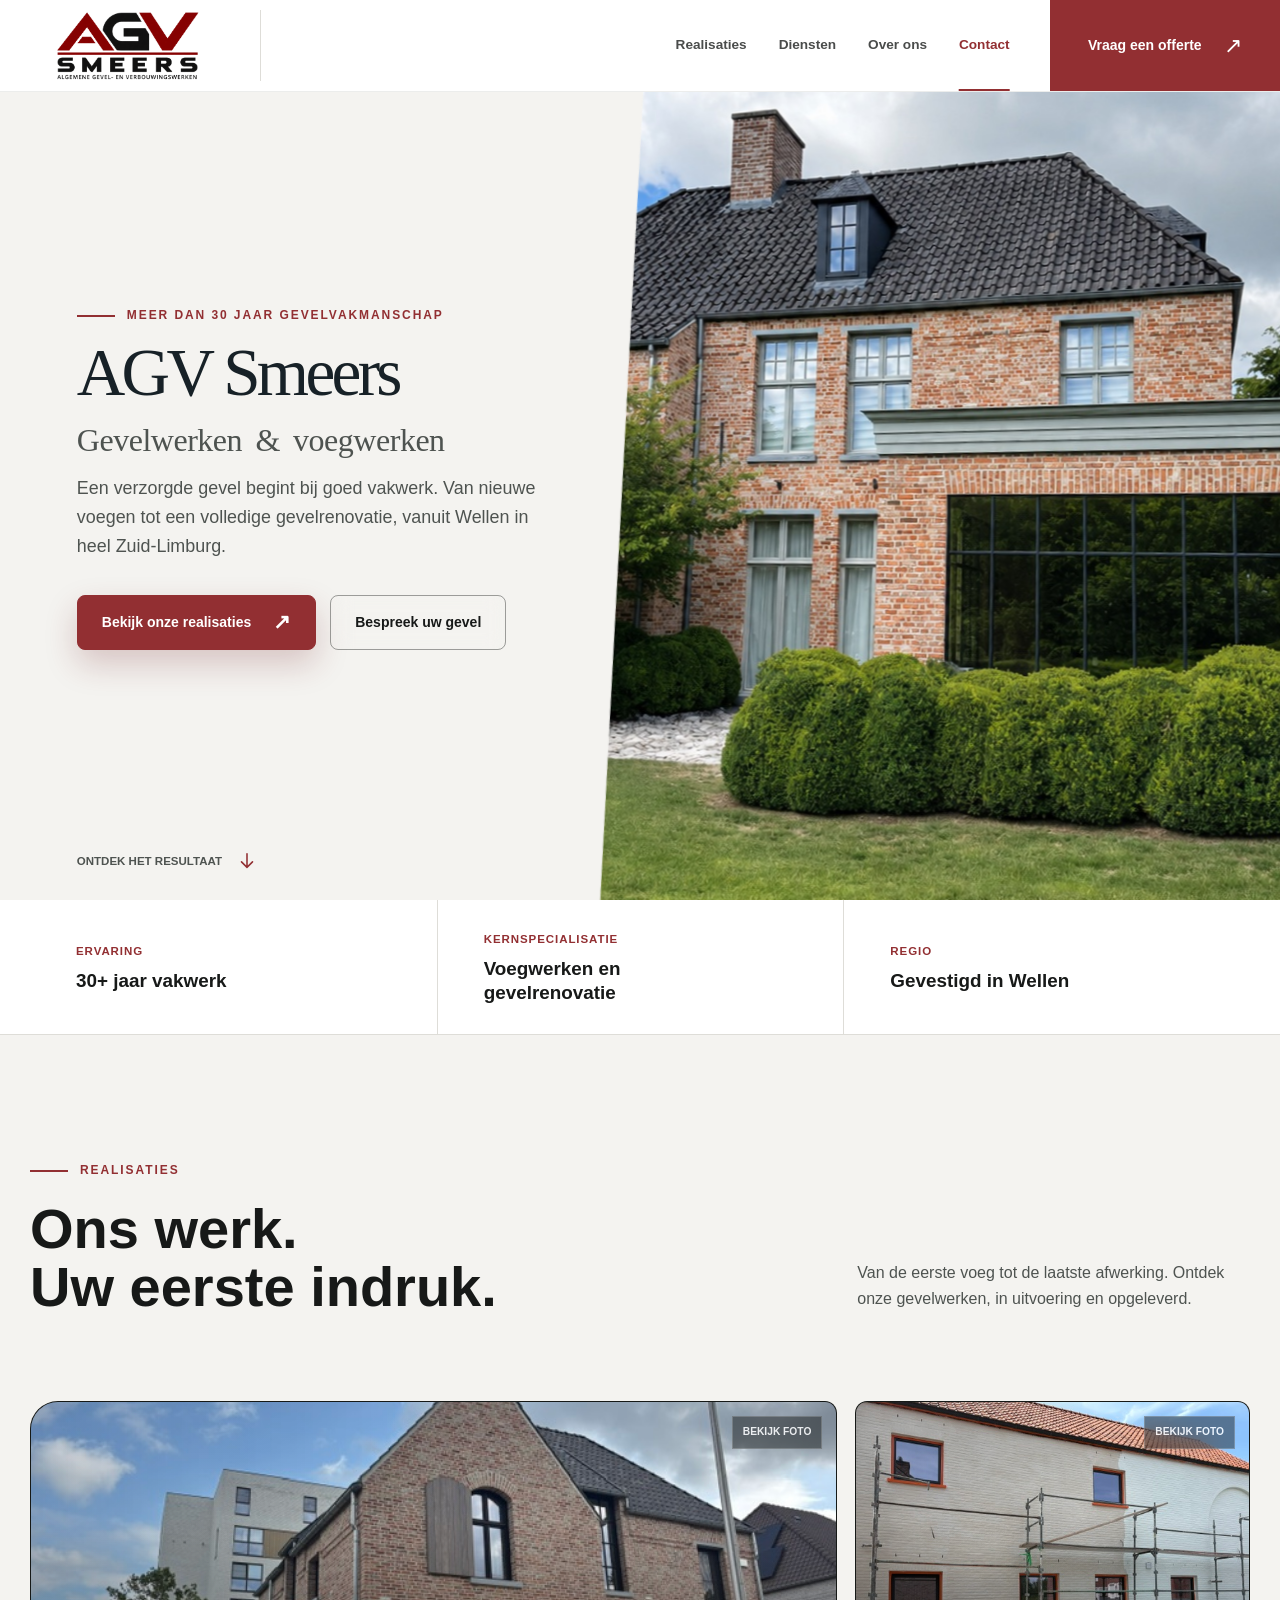
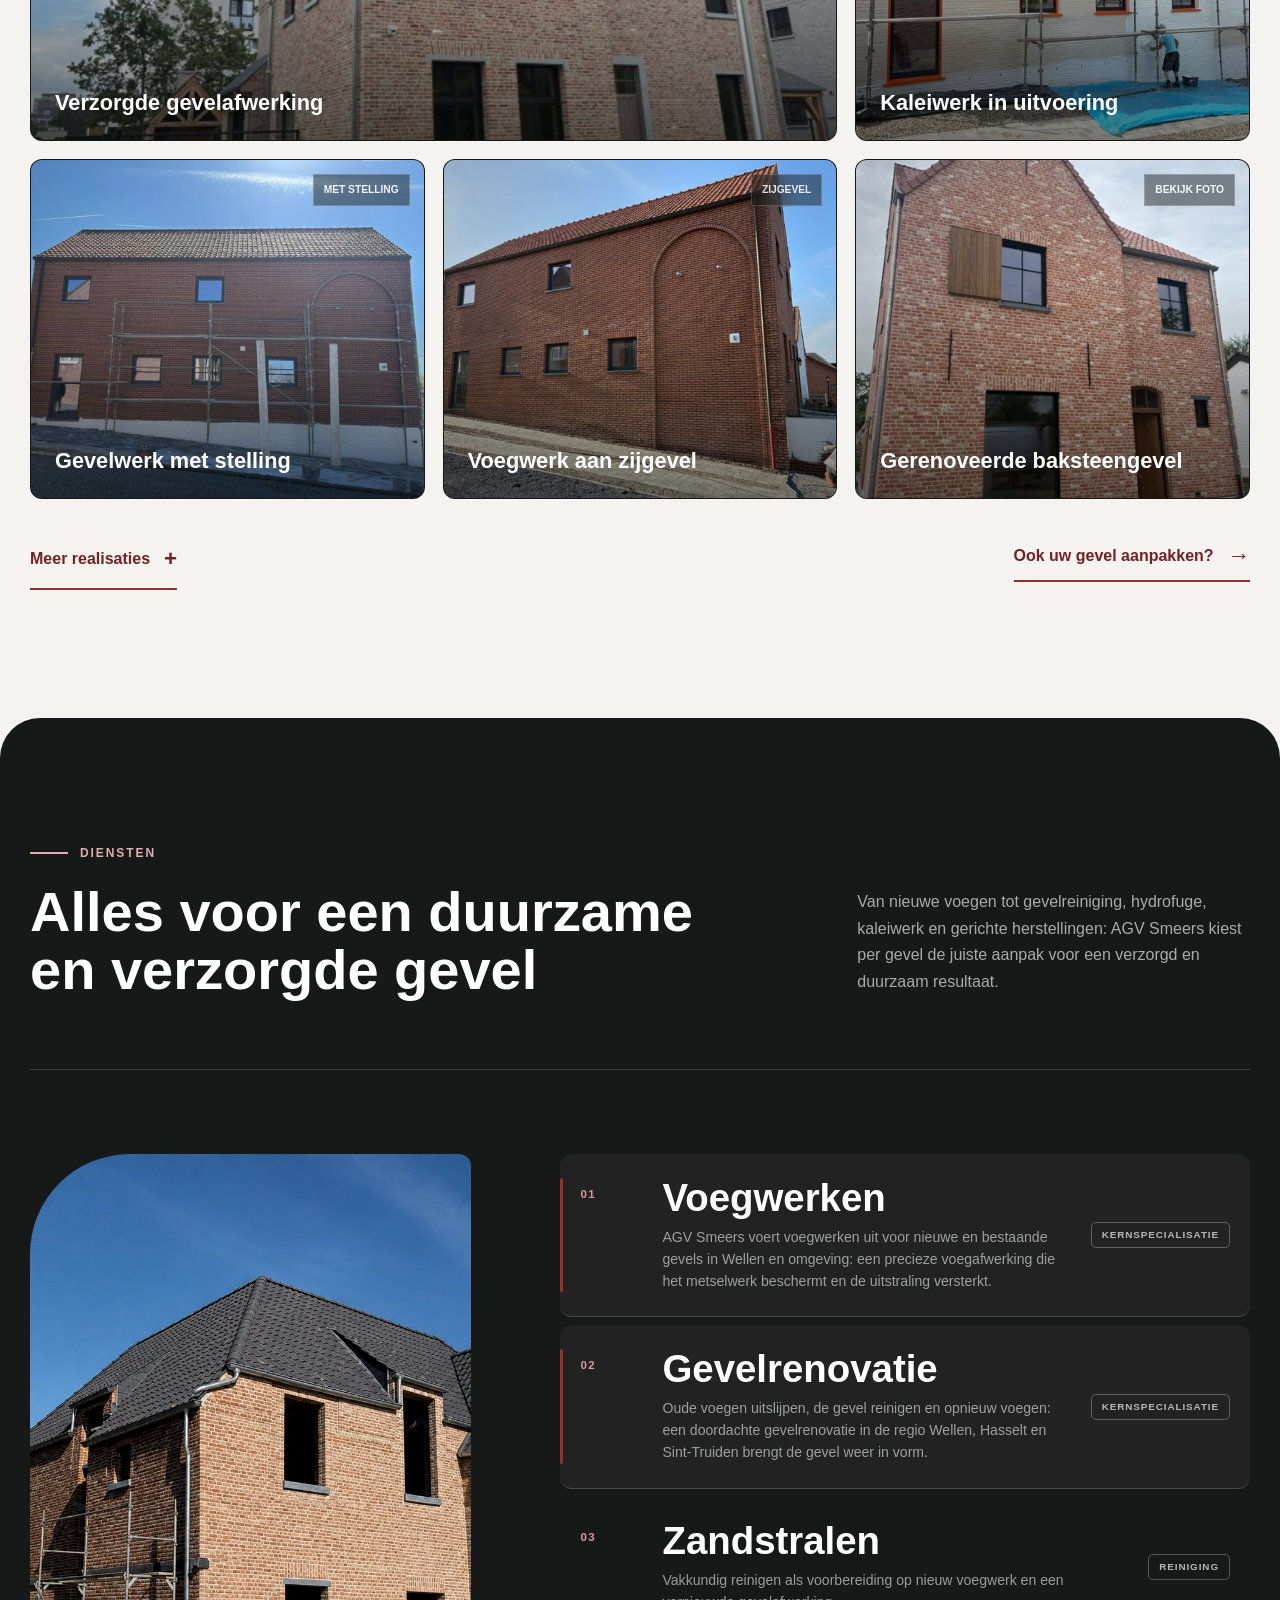
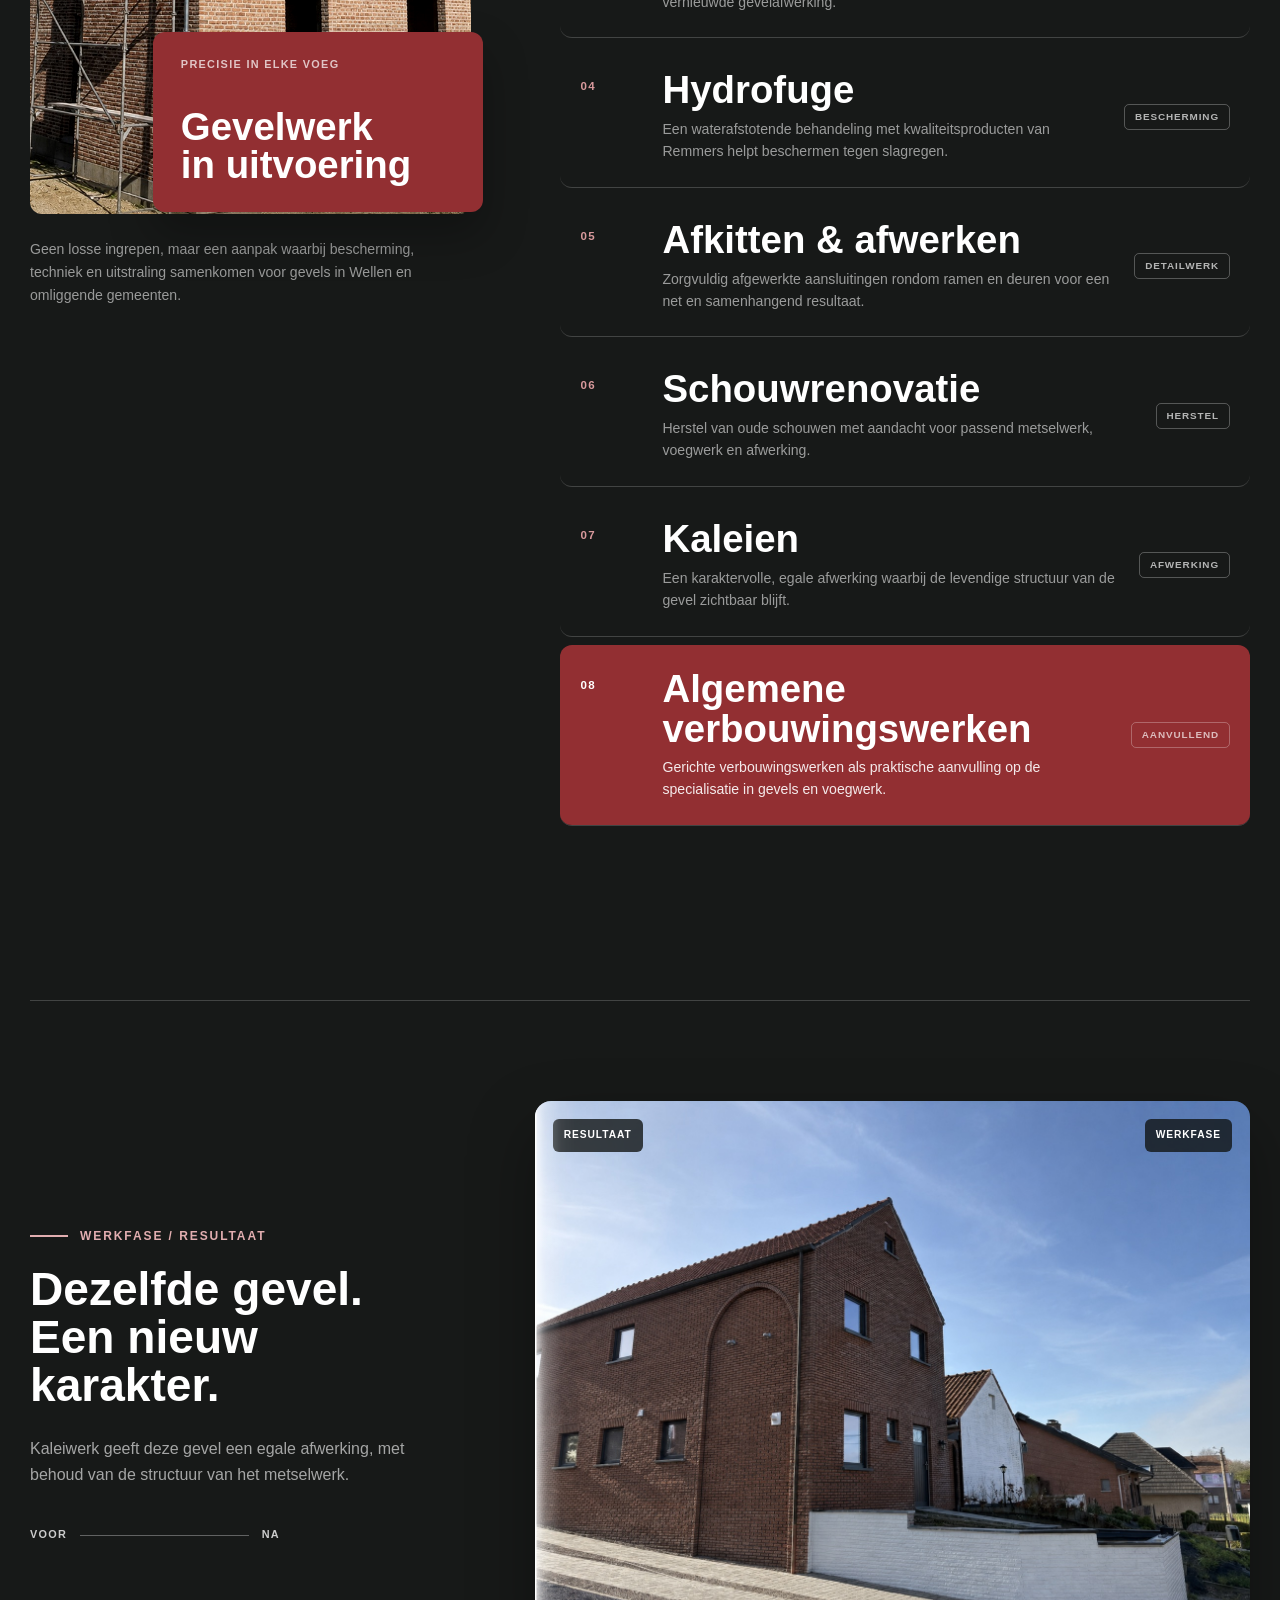
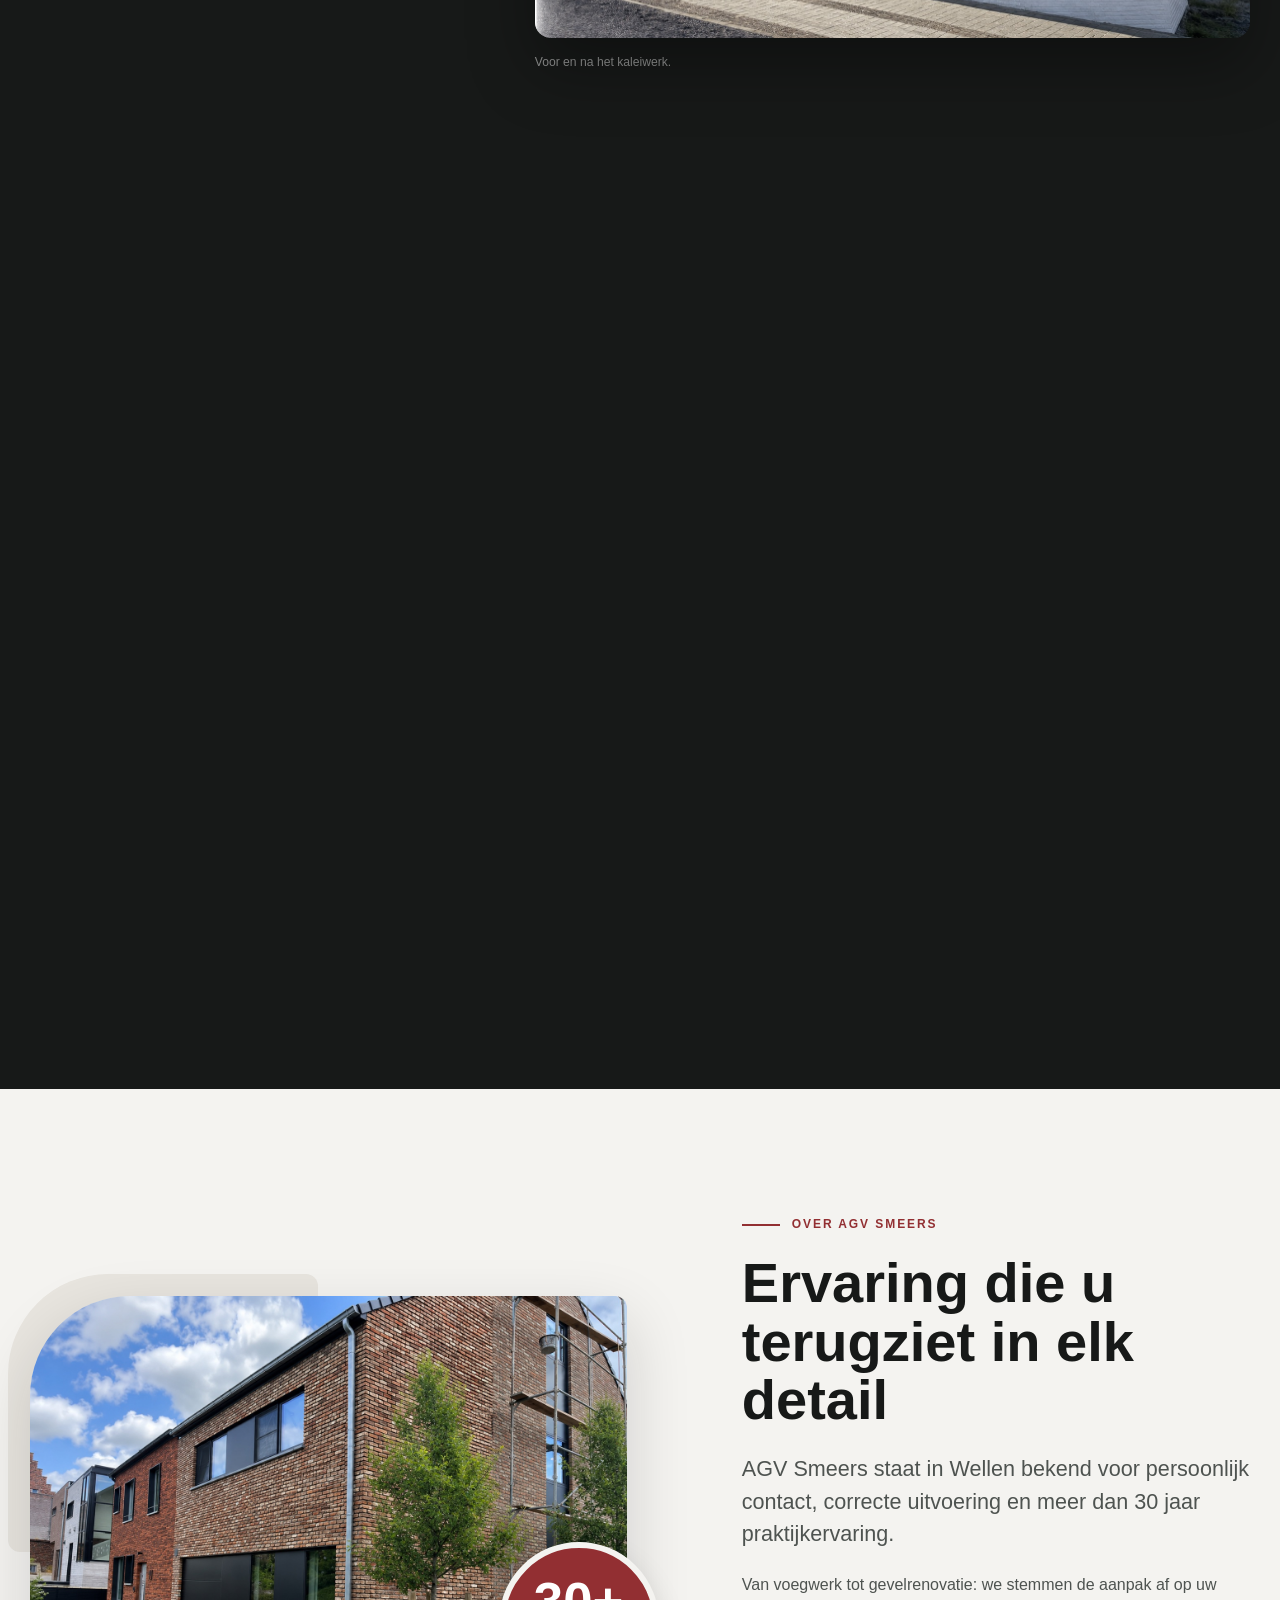
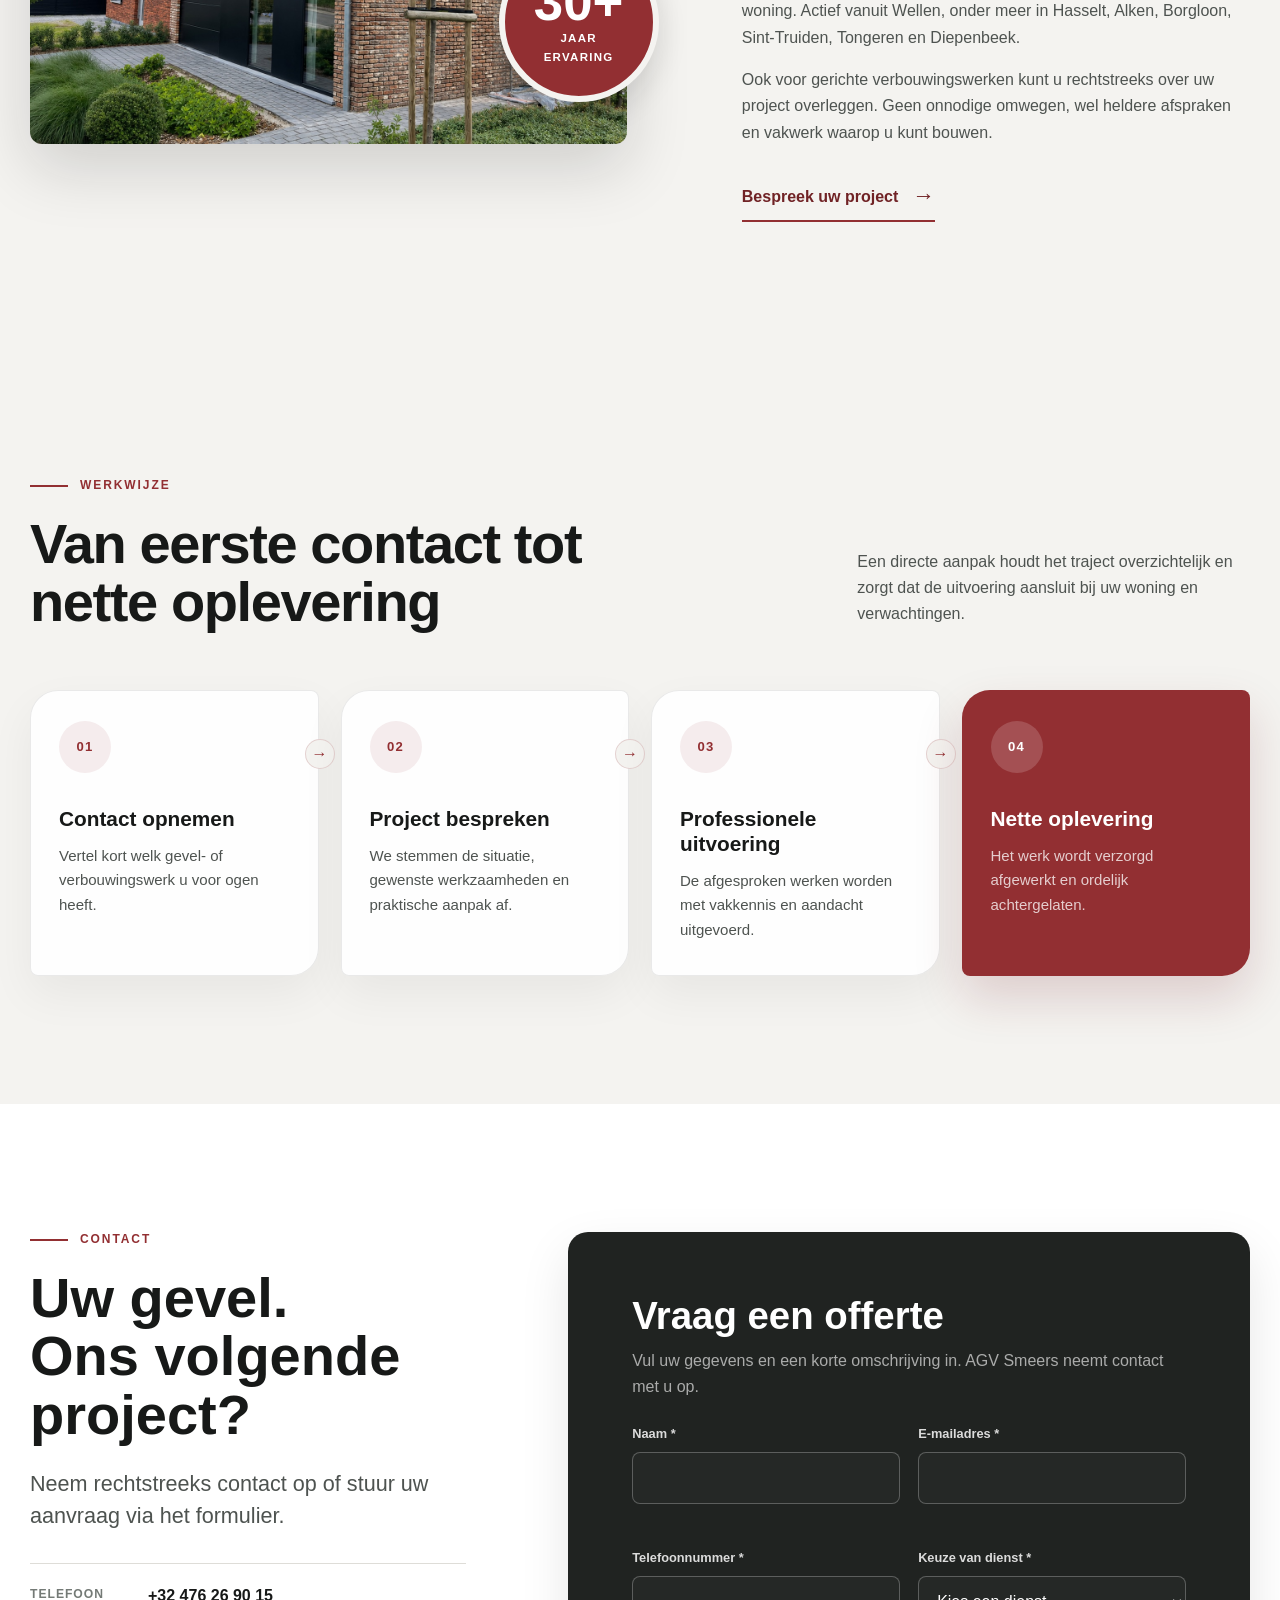
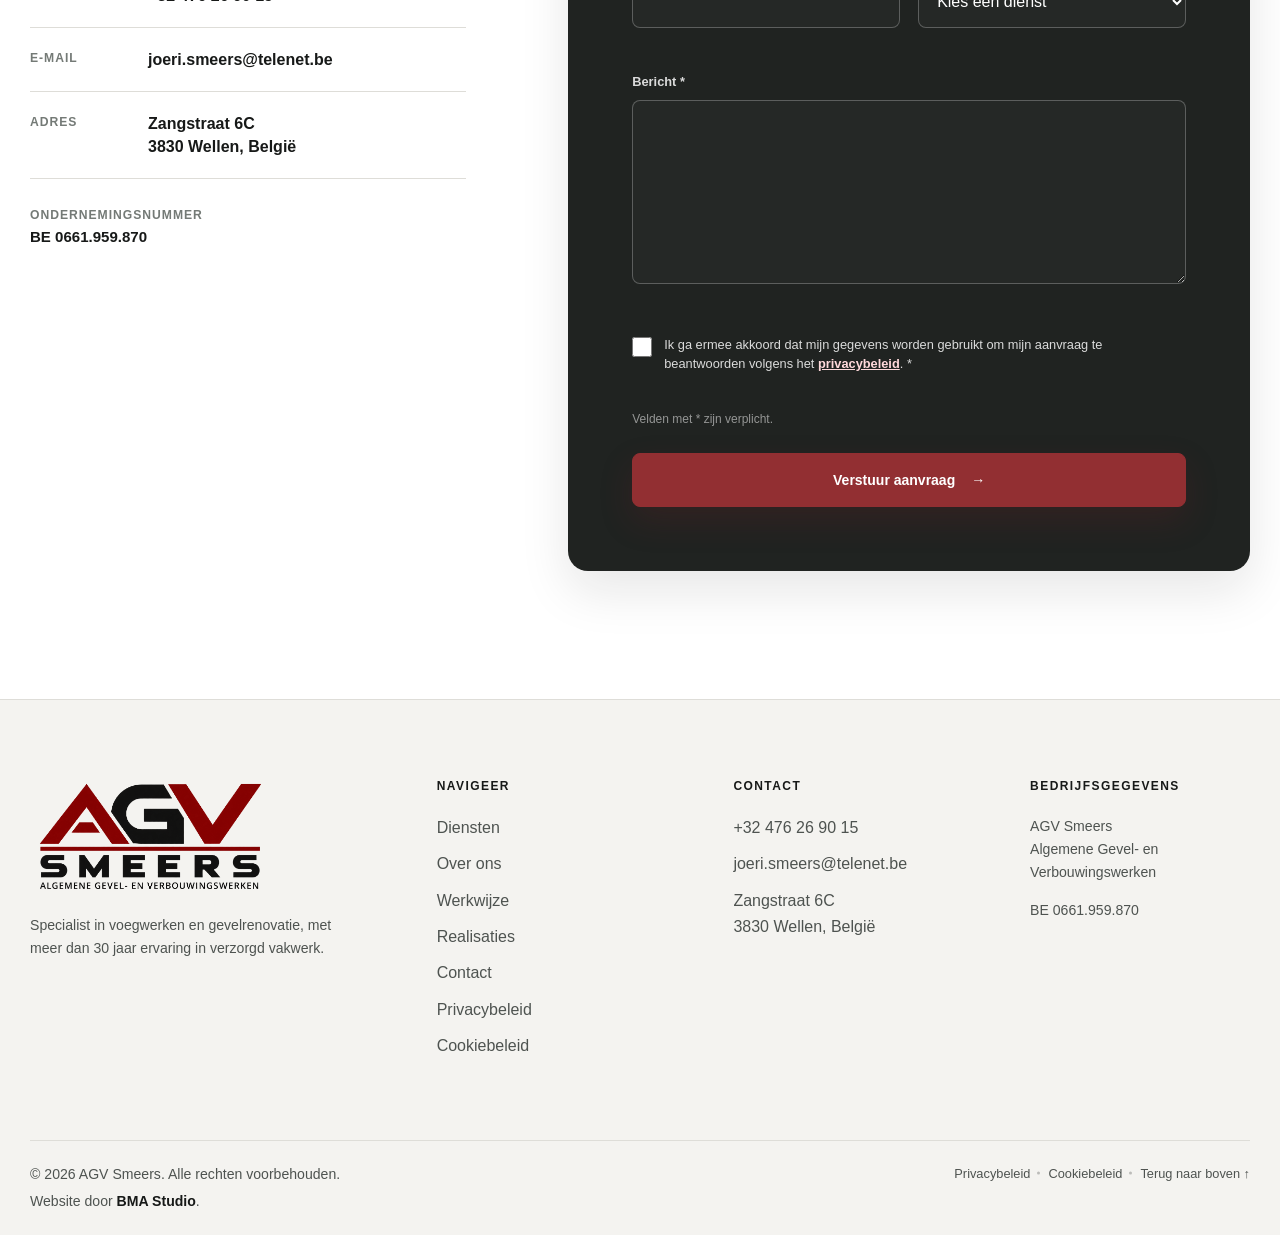
<file: index.html>
<!doctype html>
<html lang="nl">
<head>
  <meta charset="utf-8">
  <meta name="viewport" content="width=device-width, initial-scale=1">
  <title>AGV Smeers | Gevelwerken en voegwerken</title>
  <meta name="description" content="AGV Smeers in Wellen verzorgt gevelwerken, voegwerken en gevelrenovatie in regio Hasselt, Alken, Borgloon, Sint-Truiden, Tongeren, Diepenbeek en Zuid-Limburg.">
  <meta name="keywords" content="AGV Smeers, gevelwerken Smeers, Smeers voegwerken, gevelwerken Wellen, gevelwerken Hasselt, voegwerken Wellen, voegwerken Hasselt, voegwerken Alken, voegwerken Borgloon, voegwerken Sint-Truiden, voegwerken Tongeren, voegwerken Diepenbeek, gevelrenovatie Wellen, gevelwerken Zuid-Limburg, gevelwerken Haspengouw, zandstralen gevel, hydrofuge, kaleien">
  <meta name="theme-color" content="#922f32">
  <meta name="robots" content="index, follow">
  <meta http-equiv="Content-Security-Policy" content="default-src 'self'; script-src 'self'; style-src 'self' 'unsafe-inline'; img-src 'self' data:; connect-src 'self' https://formsubmit.co; form-action 'self' https://formsubmit.co; object-src 'none'; base-uri 'self'; upgrade-insecure-requests">
  <meta property="og:type" content="website">
  <meta property="og:locale" content="nl_BE">
  <meta property="og:site_name" content="AGV Smeers">
  <link rel="canonical" href="https://agvsmeers.be/">
  <meta property="og:url" content="https://agvsmeers.be/">
  <meta property="og:title" content="AGV Smeers | Gevelwerken en voegwerken">
  <meta property="og:description" content="AGV Smeers is uw specialist voor gevelwerken, voegwerken en gevelrenovatie in Wellen, Hasselt, Alken, Borgloon, Sint-Truiden, Tongeren, Diepenbeek en Zuid-Limburg.">
  <meta property="og:image" content="https://agvsmeers.be/assets/images/01-agv-smeers-gevelrenovatie-wellen.jpg">
  <meta property="og:image:width" content="1448">
  <meta property="og:image:height" content="1086">
  <meta property="og:image:alt" content="Gerenoveerde klassieke bakstenen woning">
  <link rel="icon" type="image/png" sizes="32x32" href="assets/favicon/favicon-32.png?v=20260921-2">
  <link rel="apple-touch-icon" sizes="180x180" href="assets/favicon/apple-touch-icon.png?v=20260921-2">
  <meta name="twitter:card" content="summary_large_image">
  <meta name="twitter:title" content="AGV Smeers | Gevelwerken en voegwerken">
  <meta name="twitter:description" content="Gevelwerken, voegwerken en gevelrenovatie in Wellen en regio Hasselt.">
  <meta name="twitter:image" content="https://agvsmeers.be/assets/images/01-agv-smeers-gevelrenovatie-wellen.jpg">
  <link rel="preload" as="image" href="assets/images/01-agv-smeers-gevelrenovatie-wellen.jpg" fetchpriority="high">
  <link rel="stylesheet" href="styles.css?v=20260921-12">
  <script src="script.js?v=20260921-8" defer></script>
  <script type="application/ld+json">
  {
    "@context": "https://schema.org",
    "@type": "LocalBusiness",
    "name": "AGV Smeers",
    "url": "https://agvsmeers.be/",
    "@id": "https://agvsmeers.be/#agv-smeers",
    "alternateName": [
      "AGV Smeers Voegwerken",
      "Algemene Gevel- en Verbouwingswerken Smeers"
    ],
    "legalName": "Algemene Gevel- en Verbouwingswerken",
    "description": "AGV Smeers in Wellen. Specialist in voegwerken, gevelrenovatie, zandstralen, hydrofuge, kaleien en gerichte verbouwingswerken in Zuid-Limburg met meer dan 30 jaar ervaring.",
    "image": "https://agvsmeers.be/assets/images/01-agv-smeers-gevelrenovatie-wellen.jpg",
    "logo": "https://agvsmeers.be/assets/logo/agv-smeers-logo-transparent-2026.png",
    "telephone": "+32476269015",
    "email": "joeri.smeers@telenet.be",
    "vatID": "BE 0661.959.870",
    "priceRange": "$$",
    "keywords": "AGV Smeers, gevelwerken Smeers, Smeers voegwerken, gevelwerken Wellen, gevelwerken Hasselt, voegwerken Wellen, voegwerken Hasselt, voegwerken Alken, voegwerken Borgloon, voegwerken Sint-Truiden, voegwerken Tongeren, voegwerken Diepenbeek, gevelrenovatie Wellen, gevelwerken Zuid-Limburg, gevelwerken Haspengouw, zandstralen, hydrofuge, kaleien",
    "address": {
      "@type": "PostalAddress",
      "streetAddress": "Zangstraat 6C",
      "postalCode": "3830",
      "addressLocality": "Wellen",
      "addressCountry": "BE"
    },
    "areaServed": [
      {
        "@type": "Place",
        "name": "Wellen"
      },
      {
        "@type": "AdministrativeArea",
        "name": "Zuid-Limburg"
      },
      {
        "@type": "Place",
        "name": "Hasselt"
      },
      {
        "@type": "Place",
        "name": "Kortessem"
      },
      {
        "@type": "Place",
        "name": "Alken"
      },
      {
        "@type": "Place",
        "name": "Tongeren-Borgloon"
      },
      {
        "@type": "Place",
        "name": "Borgloon"
      },
      {
        "@type": "Place",
        "name": "Tongeren"
      },
      {
        "@type": "Place",
        "name": "Sint-Truiden"
      },
      {
        "@type": "Place",
        "name": "Heers"
      },
      {
        "@type": "Place",
        "name": "Nieuwerkerken"
      },
      {
        "@type": "Place",
        "name": "Diepenbeek"
      },
      {
        "@type": "Place",
        "name": "Bilzen-Hoeselt"
      },
      {
        "@type": "Place",
        "name": "Haspengouw"
      }
    ],
    "hasOfferCatalog": {
      "@type": "OfferCatalog",
      "name": "Gevelwerken en voegwerken",
      "itemListElement": [
        {
          "@type": "Offer",
          "itemOffered": {
            "@type": "Service",
            "name": "Voegwerken",
            "description": "Nieuwe voegen en renovatievoegen voor bakstenen gevels."
          }
        },
        {
          "@type": "Offer",
          "itemOffered": {
            "@type": "Service",
            "name": "Gevelrenovatie",
            "description": "Uitslijpen, reinigen en opnieuw voegen van bestaande gevels."
          }
        },
        {
          "@type": "Offer",
          "itemOffered": {
            "@type": "Service",
            "name": "Zandstralen, hydrofuge en kaleien",
            "description": "Reiniging, bescherming en afwerking van gevels."
          }
        }
      ]
    }
  }
  </script>
</head>
<body id="top">
  <a class="skip-link" href="#main-content">Ga naar de inhoud</a>

  <header class="site-header" data-header>
    <div class="header-inner">
      <a class="brand" href="#top" aria-label="AGV Smeers - naar boven">
        <img src="assets/logo/agv-smeers-logo-transparent-2026.png" width="1842" height="854" alt="AGV Smeers - Algemene Gevel- en Verbouwingswerken">
      </a>

      <button class="menu-toggle" type="button" aria-expanded="false" aria-controls="site-navigation" aria-label="Menu openen">
        <span></span><span></span><span></span>
      </button>

      <nav class="site-nav" id="site-navigation" aria-label="Hoofdnavigatie">
        <a href="#realisaties">Realisaties</a>
        <a href="#diensten">Diensten</a>
        <a href="#over-ons">Over ons</a>
        <a href="#contact">Contact</a>
        <a class="button button--header" href="#offerte">Vraag een offerte</a>
      </nav>
    </div>
    <button class="nav-backdrop" type="button" tabindex="-1" aria-label="Menu sluiten"></button>
  </header>

  <main id="main-content">
    <section class="hero" id="intro" aria-labelledby="hero-title">
      <img class="hero-media" src="assets/images/01-agv-smeers-gevelrenovatie-wellen.jpg" width="1448" height="1086" alt="Klassieke bakstenen woning met voegwerken en verzorgde gevelafwerking" fetchpriority="high">
      <div class="hero-overlay" aria-hidden="true"></div>
      <div class="hero-grid container">
        <div class="hero-content" data-reveal>
          <p class="eyebrow eyebrow--light">Meer dan 30 jaar gevelvakmanschap</p>
          <h1 id="hero-title">AGV Smeers<span>Gevelwerken &amp; voegwerken</span></h1>
          <p class="hero-intro">Een verzorgde gevel begint bij goed vakwerk. Van nieuwe voegen tot een volledige gevelrenovatie, vanuit Wellen in heel Zuid-Limburg.</p>
          <div class="hero-actions">
            <a class="button button--primary" href="#realisaties">Bekijk onze realisaties <span aria-hidden="true">↗</span></a>
            <a class="button button--ghost" href="#contact">Bespreek uw gevel</a>
          </div>
        </div>
      </div>
      <a class="scroll-cue" href="#realisaties" aria-label="Ontdek onze realisaties">
        <span>Ontdek het resultaat</span>
        <svg viewBox="0 0 24 24" aria-hidden="true"><path d="M12 4v15m-6-6 6 6 6-6"/></svg>
      </a>
    </section>

    <section class="trust-bar" id="vertrouwen" aria-label="Kernpunten">
      <div class="container trust-grid">
        <div class="trust-item" data-reveal><span>Ervaring</span><strong>30+ jaar vakwerk</strong></div>
        <div class="trust-item" data-reveal><span>Kernspecialisatie</span><strong>Voegwerken en gevelrenovatie</strong></div>
        <div class="trust-item" data-reveal><span>Regio</span><strong>Gevestigd in Wellen</strong></div>
      </div>
    </section>

    <section class="section projects" id="realisaties">
      <div class="container">
        <div class="section-heading" data-reveal>
          <div>
            <p class="eyebrow">Realisaties</p>
            <h2>Ons werk.<br>Uw eerste indruk.</h2>
          </div>
          <p>Van de eerste voeg tot de laatste afwerking. Ontdek onze gevelwerken, in uitvoering en opgeleverd.</p>
        </div>

        <div class="gallery" id="project-gallery" aria-label="Fotogalerij met realisaties">
          <button class="gallery-item gallery-item--wide" type="button" data-index="0" data-src="assets/images/04-realisatie-woning.jpg" data-alt="Afgewerkte bakstenen woning met puntgevel" data-caption="Verzorgde gevelafwerking" data-reveal><img src="assets/images/04-realisatie-woning.jpg" width="640" height="480" loading="lazy" alt="Afgewerkte bakstenen woning met puntgevel"><span>Bekijk foto</span></button>
          <button class="gallery-item" type="button" data-index="1" data-src="assets/images/05-kaleiwerk-in-uitvoering.jpg" data-alt="Kaleiwerk in uitvoering aan een woning" data-caption="Kaleiwerk in uitvoering" data-reveal><img src="assets/images/05-kaleiwerk-in-uitvoering.jpg" width="640" height="480" loading="lazy" alt="Kaleiwerk in uitvoering aan een woning"><span>Bekijk foto</span></button>
          <div class="gallery-series" aria-label="Twee beelden van gevelwerk aan een bakstenen woning">
            <button class="gallery-item" type="button" data-index="2" data-src="assets/images/06-gevelwerk-met-stelling.jpg" data-alt="Bakstenen gevel met stelling tijdens gevelwerken" data-caption="Gevelwerk met stelling" data-reveal><img src="assets/images/06-gevelwerk-met-stelling.jpg" width="640" height="480" loading="lazy" alt="Bakstenen gevel met stelling tijdens gevelwerken"><span>Met stelling</span></button>
            <button class="gallery-item" type="button" data-index="3" data-src="assets/images/07-voegwerk-zijgevel.jpg" data-alt="Zijgevel van een bakstenen woning tijdens voegwerk" data-caption="Voegwerk aan zijgevel" data-reveal><img src="assets/images/07-voegwerk-zijgevel.jpg" width="640" height="480" loading="lazy" alt="Zijgevel van een bakstenen woning tijdens voegwerk"><span>Zijgevel</span></button>
          </div>
          <button class="gallery-item gallery-item--tall" type="button" data-index="4" data-src="assets/images/08-gerenoveerde-baksteengevel.jpg" data-alt="Gerenoveerde gevel in roodbruin metselwerk" data-caption="Gerenoveerde baksteengevel" data-reveal><img src="assets/images/08-gerenoveerde-baksteengevel.jpg" width="640" height="480" loading="lazy" alt="Gerenoveerde gevel in roodbruin metselwerk"><span>Bekijk foto</span></button>
          <button class="gallery-item" type="button" data-index="5" data-src="assets/images/09-nieuwbouw-gevel.jpg" data-alt="Nieuwbouwwoning met lichte bakstenen gevel" data-caption="Lichte gevelafwerking" data-reveal><img src="assets/images/09-nieuwbouw-gevel.jpg" width="640" height="480" loading="lazy" alt="Nieuwbouwwoning met lichte bakstenen gevel"><span>Bekijk foto</span></button>
          <button class="gallery-item gallery-item--wide" type="button" data-index="6" data-src="assets/images/10-landelijke-gevel.jpg" data-alt="Landelijke woning met lichte baksteen en donkere ramen" data-caption="Landelijke gevel" data-reveal><img src="assets/images/10-landelijke-gevel.jpg" width="640" height="480" loading="lazy" alt="Landelijke woning met lichte baksteen en donkere ramen"><span>Bekijk foto</span></button>
          <button class="gallery-item" type="button" data-index="7" data-src="assets/images/11-witte-gevelafwerking.jpg" data-alt="Woning met egale witte gevelafwerking" data-caption="Witte gevelafwerking" data-reveal><img src="assets/images/11-witte-gevelafwerking.jpg" width="640" height="480" loading="lazy" alt="Woning met egale witte gevelafwerking"><span>Bekijk foto</span></button>
          <button class="gallery-item" type="button" data-index="8" data-src="assets/images/12-witte-gevel-nieuwbouw.jpg" data-alt="Moderne woning met witte bakstenen gevel" data-caption="Witte bakstenen gevel" data-reveal><img src="assets/images/12-witte-gevel-nieuwbouw.jpg" width="640" height="480" loading="lazy" alt="Moderne woning met witte bakstenen gevel"><span>Bekijk foto</span></button>
          <div class="gallery-series gallery-series--wide" aria-label="Werkfase en resultaat van dezelfde voorgevel">
            <button class="gallery-item" type="button" data-index="9" data-src="assets/images/13-gevelrenovatie-werkfase.jpg" data-alt="Voorgevel tijdens renovatiewerken" data-caption="Werkfase" data-reveal><img src="assets/images/13-gevelrenovatie-werkfase.jpg" width="640" height="480" loading="lazy" alt="Voorgevel tijdens renovatiewerken"><span>Werkfase</span></button>
            <button class="gallery-item" type="button" data-index="10" data-src="assets/images/03-hero-afgewerkte-voorgevel.jpg" data-alt="Dezelfde voorgevel na volledige afwerking" data-caption="Resultaat" data-reveal><img src="assets/images/03-hero-afgewerkte-voorgevel.jpg" width="640" height="480" loading="lazy" alt="Dezelfde voorgevel na volledige afwerking"><span>Resultaat</span></button>
          </div>
          <button class="gallery-item" type="button" data-index="11" data-src="assets/images/14-moderne-woning-gevel.jpg" data-alt="Moderne woning met gemengde bakstenen gevel" data-caption="Moderne gevel" data-reveal><img src="assets/images/14-moderne-woning-gevel.jpg" width="640" height="480" loading="lazy" alt="Moderne woning met gemengde bakstenen gevel"><span>Bekijk foto</span></button>
          <button class="gallery-item" type="button" data-index="12" data-src="assets/images/15-agv-smeers-voegwerk-in-uitvoering.jpg" data-alt="Voegwerk in uitvoering aan een bakstenen woning" data-caption="Voegwerk in uitvoering" data-reveal><img src="assets/images/15-agv-smeers-voegwerk-in-uitvoering.jpg" width="1448" height="1086" loading="lazy" alt="Voegwerk in uitvoering aan een bakstenen woning"><span>Bekijk foto</span></button>
          <button class="gallery-item gallery-item--wide" type="button" data-index="13" data-src="assets/images/16-agv-smeers-afgewerkte-voorgevel.jpg" data-alt="Afgewerkte lichte voorgevel van een woning" data-caption="Afgewerkte voorgevel" data-reveal><img src="assets/images/16-agv-smeers-afgewerkte-voorgevel.jpg" width="1536" height="1024" loading="lazy" alt="Afgewerkte lichte voorgevel van een woning"><span>Bekijk foto</span></button>
          <button class="gallery-item" type="button" data-index="14" data-src="assets/images/17-moderne-grijze-gevel.jpg" data-alt="Moderne woning met grijze bakstenen gevel" data-caption="Moderne grijze gevel" data-reveal><img src="assets/images/17-moderne-grijze-gevel.jpg" width="640" height="480" loading="lazy" alt="Moderne woning met grijze bakstenen gevel"><span>Bekijk foto</span></button>
          <button class="gallery-item" type="button" data-index="15" data-src="assets/images/18-moderne-gevel-zijaanzicht.jpg" data-alt="Zijaanzicht van een moderne lichte gevel" data-caption="Moderne gevelafwerking" data-reveal><img src="assets/images/18-moderne-gevel-zijaanzicht.jpg" width="640" height="480" loading="lazy" alt="Zijaanzicht van een moderne lichte gevel"><span>Bekijk foto</span></button>
        </div>
        <div class="projects-actions">
          <button class="text-link gallery-toggle" type="button" aria-expanded="false" aria-controls="project-gallery" hidden>Meer realisaties <span aria-hidden="true">+</span></button>
          <a class="text-link" href="#contact">Ook uw gevel aanpakken? <span aria-hidden="true">→</span></a>
        </div>
      </div>
    </section>

    <section class="section services" id="diensten">
      <div class="container">
        <div class="section-heading" data-reveal>
          <div>
            <p class="eyebrow">Diensten</p>
            <h2>Alles voor een duurzame en verzorgde gevel</h2>
          </div>
          <p>Van nieuwe voegen tot gevelreiniging, hydrofuge, kaleiwerk en gerichte herstellingen: AGV Smeers kiest per gevel de juiste aanpak voor een verzorgd en duurzaam resultaat.</p>
        </div>

        <div class="services-workbench">
          <aside class="services-visual" data-reveal>
            <img src="assets/images/15-agv-smeers-voegwerk-in-uitvoering.jpg" width="1448" height="1086" loading="lazy" alt="Voegwerk in uitvoering aan een bakstenen woning">
            <div class="services-visual__label">
              <span>Precisie in elke voeg</span>
              <strong>Gevelwerk<br>in uitvoering</strong>
            </div>
            <p>Geen losse ingrepen, maar een aanpak waarbij bescherming, techniek en uitstraling samenkomen voor gevels in Wellen en omliggende gemeenten.</p>
          </aside>

          <div class="service-ledger" aria-label="Overzicht van diensten">
            <article class="service-line service-line--primary" data-reveal>
              <span class="service-line__number">01</span>
              <div><h3>Voegwerken</h3><p>AGV Smeers voert voegwerken uit voor nieuwe en bestaande gevels in Wellen en omgeving: een precieze voegafwerking die het metselwerk beschermt en de uitstraling versterkt.</p></div>
              <span class="service-line__tag">Kernspecialisatie</span>
            </article>
            <article class="service-line service-line--primary" data-reveal>
              <span class="service-line__number">02</span>
              <div><h3>Gevelrenovatie</h3><p>Oude voegen uitslijpen, de gevel reinigen en opnieuw voegen: een doordachte gevelrenovatie in de regio Wellen, Hasselt en Sint-Truiden brengt de gevel weer in vorm.</p></div>
              <span class="service-line__tag">Kernspecialisatie</span>
            </article>
            <article class="service-line" data-reveal>
              <span class="service-line__number">03</span>
              <div><h3>Zandstralen</h3><p>Vakkundig reinigen als voorbereiding op nieuw voegwerk en een vernieuwde gevelafwerking.</p></div>
              <span class="service-line__tag">Reiniging</span>
            </article>
            <article class="service-line" data-reveal>
              <span class="service-line__number">04</span>
              <div><h3>Hydrofuge</h3><p>Een waterafstotende behandeling met kwaliteitsproducten van Remmers helpt beschermen tegen slagregen.</p></div>
              <span class="service-line__tag">Bescherming</span>
            </article>
            <article class="service-line" data-reveal>
              <span class="service-line__number">05</span>
              <div><h3>Afkitten &amp; afwerken</h3><p>Zorgvuldig afgewerkte aansluitingen rondom ramen en deuren voor een net en samenhangend resultaat.</p></div>
              <span class="service-line__tag">Detailwerk</span>
            </article>
            <article class="service-line" data-reveal>
              <span class="service-line__number">06</span>
              <div><h3>Schouwrenovatie</h3><p>Herstel van oude schouwen met aandacht voor passend metselwerk, voegwerk en afwerking.</p></div>
              <span class="service-line__tag">Herstel</span>
            </article>
            <article class="service-line" data-reveal>
              <span class="service-line__number">07</span>
              <div><h3>Kaleien</h3><p>Een karaktervolle, egale afwerking waarbij de levendige structuur van de gevel zichtbaar blijft.</p></div>
              <span class="service-line__tag">Afwerking</span>
            </article>
            <article class="service-line" data-reveal>
              <span class="service-line__number">08</span>
              <div><h3>Algemene verbouwingswerken</h3><p>Gerichte verbouwingswerken als praktische aanvulling op de specialisatie in gevels en voegwerk.</p></div>
              <span class="service-line__tag">Aanvullend</span>
            </article>
          </div>
        </div>

        <div class="before-after" id="voor-na">
          <div class="before-after__stage">
          <div class="before-after__copy">
            <p class="eyebrow eyebrow--light">Werkfase / resultaat</p>
            <h3>Dezelfde gevel.<br>Een nieuw karakter.</h3>
            <p>Kaleiwerk geeft deze gevel een egale afwerking, met behoud van de structuur van het metselwerk.</p>
            <div class="before-after__legend" aria-hidden="true"><span>Voor</span><i></i><span>Na</span></div>
          </div>

          <div>
            <div class="comparison" data-comparison style="--comparison-position: 50%;">
              <img class="comparison__image comparison__image--after" src="assets/images/na-kalei-gevelrenovatie.jpg" width="1448" height="1086" loading="lazy" alt="Gevel na kaleiwerk">
              <img class="comparison__image comparison__image--before" src="assets/images/voor-kalei-gevelrenovatie.jpg" width="1448" height="1086" loading="lazy" alt="Gevel voor kaleiwerk">
              <span class="comparison__label comparison__label--before" aria-hidden="true">Werkfase</span>
              <span class="comparison__label comparison__label--after" aria-hidden="true">Resultaat</span>
              <span class="comparison__divider" aria-hidden="true"></span>
            </div>
            <p class="comparison-help" id="comparison-help">Voor en na het kaleiwerk.</p>
          </div>
          </div>
        </div>
      </div>
    </section>

    <section class="section about" id="over-ons">
      <div class="container about-grid">
        <div class="about-visual" data-reveal>
          <img src="assets/images/02-agv-smeers-gevelafwerking.jpg" width="1448" height="1086" loading="lazy" alt="Moderne woning met zorgvuldig afgewerkte bakstenen gevel">
          <div class="experience-stamp"><strong>30+</strong><span>jaar ervaring</span></div>
        </div>
        <div class="about-copy" data-reveal>
          <p class="eyebrow">Over AGV Smeers</p>
          <h2>Ervaring die u terugziet in elk detail</h2>
          <p class="lead">AGV Smeers staat in Wellen bekend voor persoonlijk contact, correcte uitvoering en meer dan 30 jaar praktijkervaring.</p>
          <p>Van voegwerk tot gevelrenovatie: we stemmen de aanpak af op uw woning. Actief vanuit Wellen, onder meer in Hasselt, Alken, Borgloon, Sint-Truiden, Tongeren en Diepenbeek.</p>
          <p>Ook voor gerichte verbouwingswerken kunt u rechtstreeks over uw project overleggen. Geen onnodige omwegen, wel heldere afspraken en vakwerk waarop u kunt bouwen.</p>
          <a class="text-link" href="#contact">Bespreek uw project <span aria-hidden="true">→</span></a>
        </div>
      </div>
    </section>

    <section class="section process" id="werkwijze">
      <div class="container">
        <div class="section-heading section-heading--light" data-reveal>
          <div>
            <p class="eyebrow eyebrow--light">Werkwijze</p>
            <h2>Van eerste contact tot nette oplevering</h2>
          </div>
          <p>Een directe aanpak houdt het traject overzichtelijk en zorgt dat de uitvoering aansluit bij uw woning en verwachtingen.</p>
        </div>
        <ol class="process-list">
          <li data-reveal><span>01</span><div><h3>Contact opnemen</h3><p>Vertel kort welk gevel- of verbouwingswerk u voor ogen heeft.</p></div></li>
          <li data-reveal><span>02</span><div><h3>Project bespreken</h3><p>We stemmen de situatie, gewenste werkzaamheden en praktische aanpak af.</p></div></li>
          <li data-reveal><span>03</span><div><h3>Professionele uitvoering</h3><p>De afgesproken werken worden met vakkennis en aandacht uitgevoerd.</p></div></li>
          <li data-reveal><span>04</span><div><h3>Nette oplevering</h3><p>Het werk wordt verzorgd afgewerkt en ordelijk achtergelaten.</p></div></li>
        </ol>
      </div>
    </section>

    <section class="section contact" id="contact">
      <div class="container contact-grid">
        <div class="contact-copy" data-reveal>
          <p class="eyebrow">Contact</p>
          <h2>Uw gevel.<br>Ons volgende project?</h2>
          <p class="lead">Neem rechtstreeks contact op of stuur uw aanvraag via het formulier.</p>
          <address class="contact-list">
            <a href="tel:+32476269015"><span>Telefoon</span><strong>+32 476 26 90 15</strong></a>
            <a href="mailto:joeri.smeers@telenet.be"><span>E-mail</span><strong>joeri.smeers@telenet.be</strong></a>
            <a href="https://www.google.com/maps/search/?api=1&amp;query=Zangstraat+6C%2C+3830+Wellen%2C+Belgi%C3%AB" target="_blank" rel="noopener noreferrer"><span>Adres</span><strong>Zangstraat 6C<br>3830 Wellen, België</strong></a>
          </address>
          <p class="company-number">Ondernemingsnummer <strong>BE 0661.959.870</strong></p>
        </div>

        <div class="form-panel" id="offerte" data-reveal>
          <h3>Vraag een offerte</h3>
          <p>Vul uw gegevens en een korte omschrijving in. AGV Smeers neemt contact met u op.</p>
          <form id="offerteformulier" action="https://formsubmit.co/joeri.smeers@telenet.be" method="post" novalidate>
            <input type="hidden" name="_subject" value="Nieuwe offerteaanvraag via de website van AGV Smeers">
            <input type="hidden" name="_template" value="table">
            <input type="hidden" name="_captcha" value="false">
            <div class="honeypot" aria-hidden="true">
              <label for="website">Laat dit veld leeg</label>
              <input id="website" type="text" name="_honey" tabindex="-1" autocomplete="off">
            </div>
            <div class="form-row">
              <div class="field">
                <label for="name">Naam <span aria-hidden="true">*</span></label>
                <input id="name" name="naam" type="text" autocomplete="name" required aria-describedby="name-error">
                <span class="field-error" id="name-error" aria-live="polite"></span>
              </div>
              <div class="field">
                <label for="email">E-mailadres <span aria-hidden="true">*</span></label>
                <input id="email" name="email" type="email" autocomplete="email" required aria-describedby="email-error">
                <span class="field-error" id="email-error" aria-live="polite"></span>
              </div>
            </div>
            <div class="form-row">
              <div class="field">
                <label for="phone">Telefoonnummer <span aria-hidden="true">*</span></label>
                <input id="phone" name="telefoon" type="tel" autocomplete="tel" inputmode="tel" pattern="[0-9+() .-]{8,}" required aria-describedby="phone-error">
                <span class="field-error" id="phone-error" aria-live="polite"></span>
              </div>
              <div class="field">
                <label for="service">Keuze van dienst <span aria-hidden="true">*</span></label>
                <select id="service" name="dienst" required aria-describedby="service-error">
                  <option value="">Kies een dienst</option>
                  <option>Voegwerken</option>
                  <option>Gevelrenovatie</option>
                  <option>Zandstralen</option>
                  <option>Hydrofuge</option>
                  <option>Afkitten en afwerken</option>
                  <option>Schouwrenovatie</option>
                  <option>Kaleien</option>
                  <option>Algemene verbouwingswerken</option>
                  <option>Andere aanvraag</option>
                </select>
                <span class="field-error" id="service-error" aria-live="polite"></span>
              </div>
            </div>
            <div class="field">
              <label for="message">Bericht <span aria-hidden="true">*</span></label>
              <textarea id="message" name="bericht" rows="6" required aria-describedby="message-error"></textarea>
              <span class="field-error" id="message-error" aria-live="polite"></span>
            </div>
            <div class="field field--checkbox">
              <input id="privacy" name="privacy-akkoord" type="checkbox" value="Ja" required aria-describedby="privacy-error">
              <label for="privacy">Ik ga ermee akkoord dat mijn gegevens worden gebruikt om mijn aanvraag te beantwoorden volgens het <a href="privacybeleid.html">privacybeleid</a>. <span aria-hidden="true">*</span></label>
              <span class="field-error" id="privacy-error" aria-live="polite"></span>
            </div>
            <p class="required-note">Velden met * zijn verplicht.</p>
            <button class="button button--primary button--submit" type="submit">Verstuur aanvraag <span aria-hidden="true">→</span></button>
            <p class="form-status" data-form-status role="status" aria-live="polite" hidden></p>
          </form>
        </div>
      </div>
    </section>
  </main>

  <footer class="site-footer">
    <div class="container footer-grid">
      <div class="footer-brand">
        <a href="#top" aria-label="AGV Smeers - naar boven"><img src="assets/logo/agv-smeers-logo-transparent-2026.png" width="1842" height="854" loading="lazy" alt="AGV Smeers"></a>
        <p>Specialist in voegwerken en gevelrenovatie, met meer dan 30 jaar ervaring in verzorgd vakwerk.</p>
      </div>
      <div>
        <h2>Navigeer</h2>
        <ul>
          <li><a href="#diensten">Diensten</a></li>
          <li><a href="#over-ons">Over ons</a></li>
          <li><a href="#werkwijze">Werkwijze</a></li>
          <li><a href="#realisaties">Realisaties</a></li>
          <li><a href="#contact">Contact</a></li>
          <li><a href="privacybeleid.html">Privacybeleid</a></li>
          <li><a href="cookiebeleid.html">Cookiebeleid</a></li>
        </ul>
      </div>
      <div>
        <h2>Contact</h2>
        <ul>
          <li><a href="tel:+32476269015">+32 476 26 90 15</a></li>
          <li><a href="mailto:joeri.smeers@telenet.be">joeri.smeers@telenet.be</a></li>
          <li><a href="https://www.google.com/maps/search/?api=1&amp;query=Zangstraat+6C%2C+3830+Wellen%2C+Belgi%C3%AB" target="_blank" rel="noopener noreferrer">Zangstraat 6C<br>3830 Wellen, België</a></li>
        </ul>
      </div>
      <div>
        <h2>Bedrijfsgegevens</h2>
        <p>AGV Smeers<br>Algemene Gevel- en Verbouwingswerken</p>
        <p>BE 0661.959.870</p>
      </div>
    </div>
    <div class="container footer-bottom">
      <div class="footer-credit">
        <p>© <span data-year>2026</span> AGV Smeers. Alle rechten voorbehouden.</p>
        <p>Website door <a href="https://bmastudio.be" target="_blank" rel="noopener noreferrer">BMA Studio</a>.</p>
      </div>
      <div class="footer-legal">
        <a href="privacybeleid.html">Privacybeleid</a>
        <a href="cookiebeleid.html">Cookiebeleid</a>
        <a href="#top">Terug naar boven <span aria-hidden="true">↑</span></a>
      </div>
    </div>
  </footer>

  <div class="mobile-contact-bar" aria-label="Snelle contactopties">
    <a href="tel:+32476269015">Bel ons</a>
    <a href="#offerte">Vraag offerte</a>
  </div>

  <dialog class="lightbox" aria-labelledby="lightbox-caption">
    <div class="lightbox-inner">
      <button class="lightbox-close" type="button" aria-label="Sluit afbeelding">×</button>
      <button class="lightbox-nav lightbox-prev" type="button" aria-label="Vorige afbeelding">←</button>
      <figure>
        <img src="assets/images/04-realisatie-woning.jpg" width="640" height="480" alt="">
        <figcaption id="lightbox-caption"></figcaption>
        <a class="lightbox-contact" href="#contact">Een gelijkaardig project? Neem contact op <span aria-hidden="true">→</span></a>
      </figure>
      <button class="lightbox-nav lightbox-next" type="button" aria-label="Volgende afbeelding">→</button>
    </div>
  </dialog>
</body>
</html>
</file>
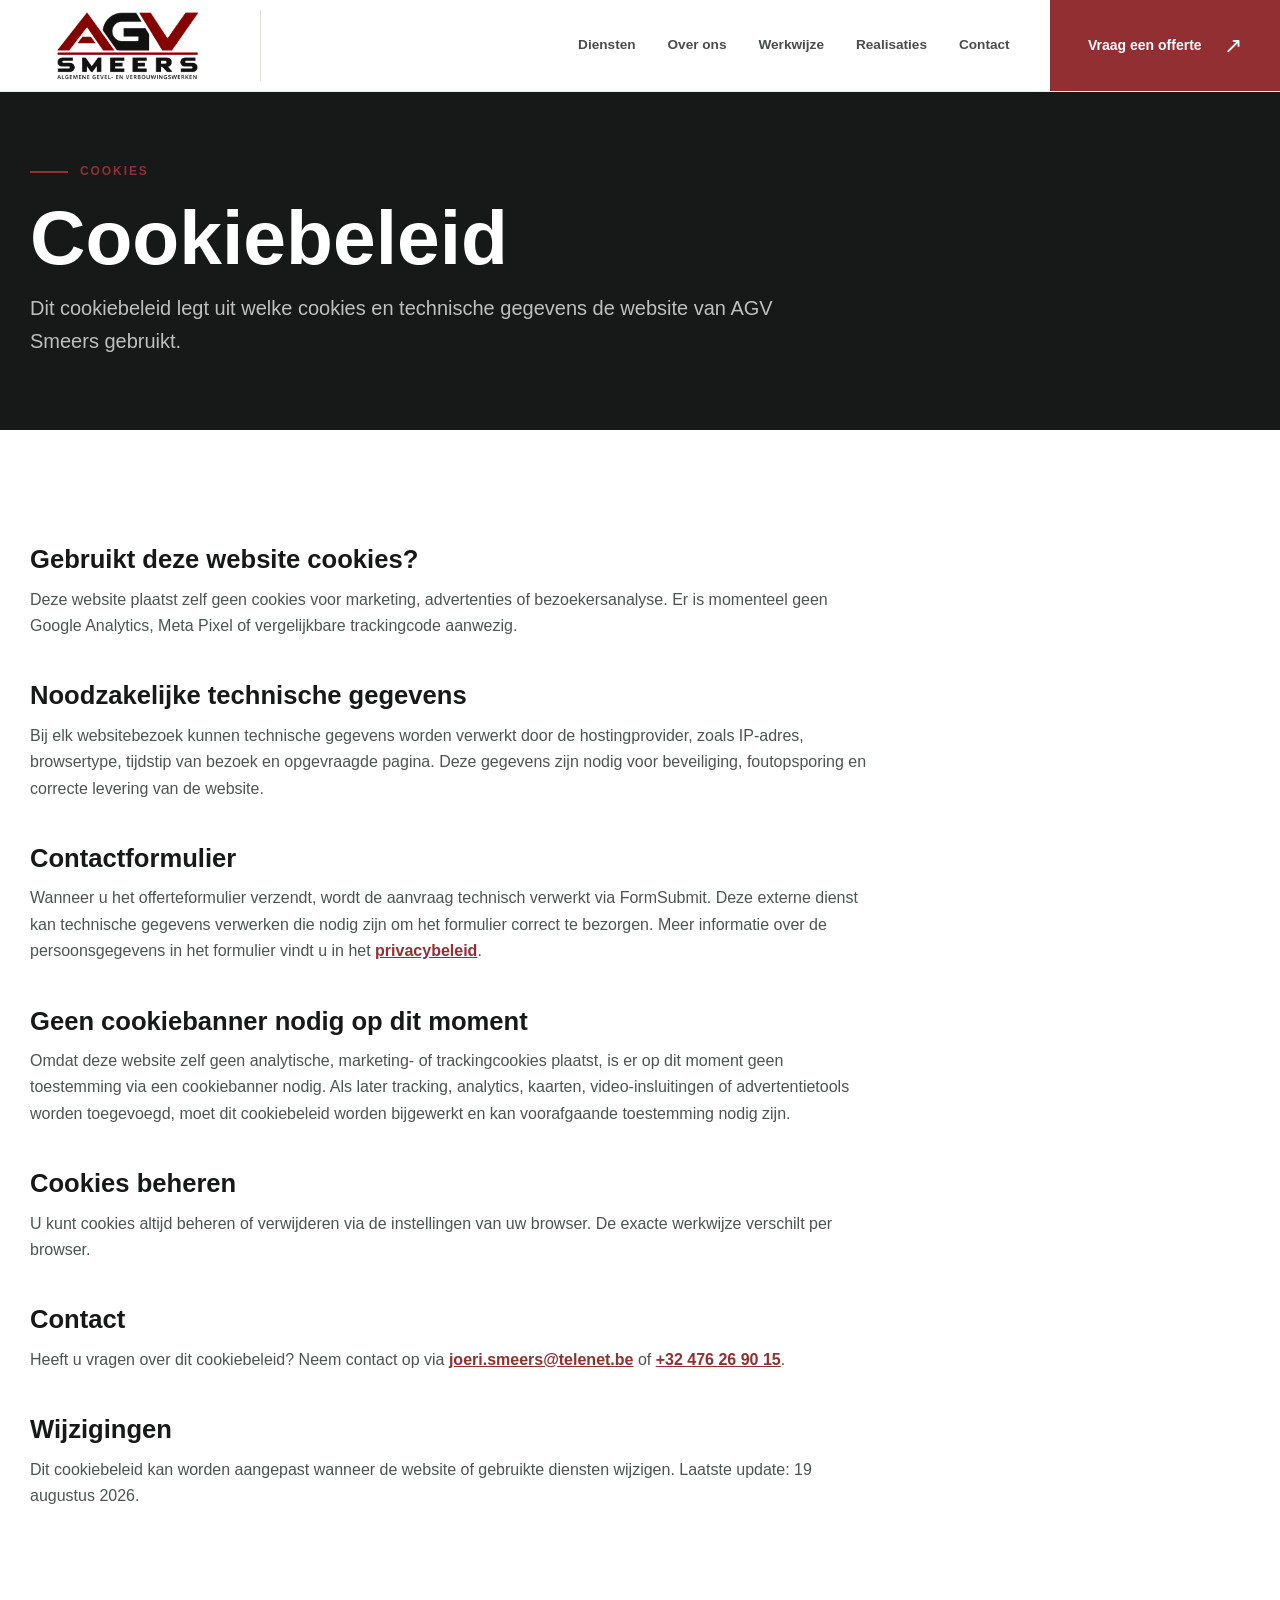
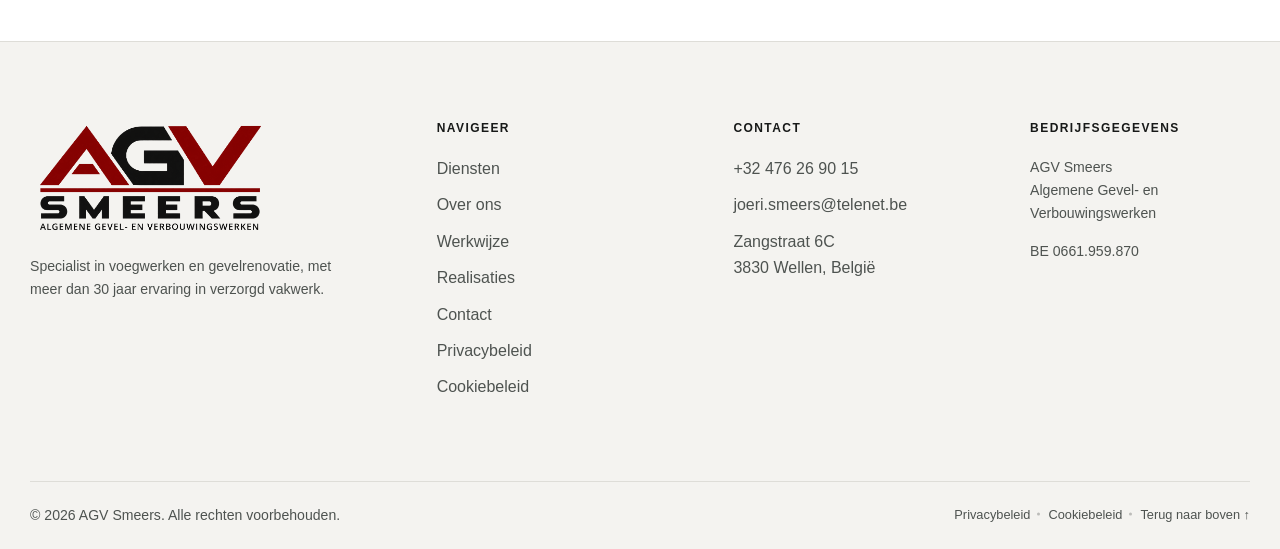
<file: cookiebeleid.html>
<!doctype html>
<html lang="nl">
<head>
  <meta charset="utf-8">
  <meta name="viewport" content="width=device-width, initial-scale=1">
  <title>Cookiebeleid | AGV Smeers</title>
  <meta name="description" content="Cookiebeleid van AGV Smeers. Lees welke cookies en technische gegevens deze website gebruikt.">
  <meta name="robots" content="index, follow">
  <meta name="theme-color" content="#922f32">
  <meta http-equiv="Content-Security-Policy" content="default-src 'self'; script-src 'self'; style-src 'self' 'unsafe-inline'; img-src 'self' data:; connect-src 'self' https://formsubmit.co; form-action 'self' https://formsubmit.co; object-src 'none'; base-uri 'self'; upgrade-insecure-requests">
  <link rel="icon" type="image/png" sizes="32x32" href="assets/favicon/favicon-32.png?v=20260921-2">
  <link rel="apple-touch-icon" sizes="180x180" href="assets/favicon/apple-touch-icon.png?v=20260921-2">
  <link rel="stylesheet" href="styles.css?v=20260921-12">
  <script src="script.js" defer></script>
</head>
<body>
  <a class="skip-link" href="#main-content">Ga naar de inhoud</a>

  <header class="site-header" data-header>
    <div class="header-inner">
      <a class="brand" href="index.html#top" aria-label="AGV Smeers - naar startpagina">
        <img src="assets/logo/agv-smeers-logo-transparent-2026.png" width="1842" height="854" alt="AGV Smeers - Algemene Gevel- en Verbouwingswerken">
      </a>

      <button class="menu-toggle" type="button" aria-expanded="false" aria-controls="site-navigation" aria-label="Menu openen">
        <span></span><span></span><span></span>
      </button>

      <nav class="site-nav" id="site-navigation" aria-label="Hoofdnavigatie">
        <a href="index.html#diensten">Diensten</a>
        <a href="index.html#over-ons">Over ons</a>
        <a href="index.html#werkwijze">Werkwijze</a>
        <a href="index.html#realisaties">Realisaties</a>
        <a href="index.html#contact">Contact</a>
        <a class="button button--header" href="index.html#offerte">Vraag een offerte</a>
      </nav>
    </div>
    <button class="nav-backdrop" type="button" tabindex="-1" aria-label="Menu sluiten"></button>
  </header>

  <main id="main-content">
    <section class="policy-hero">
      <div class="container">
        <p class="eyebrow">Cookies</p>
        <h1>Cookiebeleid</h1>
        <p>Dit cookiebeleid legt uit welke cookies en technische gegevens de website van AGV Smeers gebruikt.</p>
      </div>
    </section>

    <section class="policy-content">
      <div class="container policy-layout">
        <article>
          <h2>Gebruikt deze website cookies?</h2>
          <p>Deze website plaatst zelf geen cookies voor marketing, advertenties of bezoekersanalyse. Er is momenteel geen Google Analytics, Meta Pixel of vergelijkbare trackingcode aanwezig.</p>

          <h2>Noodzakelijke technische gegevens</h2>
          <p>Bij elk websitebezoek kunnen technische gegevens worden verwerkt door de hostingprovider, zoals IP-adres, browsertype, tijdstip van bezoek en opgevraagde pagina. Deze gegevens zijn nodig voor beveiliging, foutopsporing en correcte levering van de website.</p>

          <h2>Contactformulier</h2>
          <p>Wanneer u het offerteformulier verzendt, wordt de aanvraag technisch verwerkt via FormSubmit. Deze externe dienst kan technische gegevens verwerken die nodig zijn om het formulier correct te bezorgen. Meer informatie over de persoonsgegevens in het formulier vindt u in het <a href="privacybeleid.html">privacybeleid</a>.</p>

          <h2>Geen cookiebanner nodig op dit moment</h2>
          <p>Omdat deze website zelf geen analytische, marketing- of trackingcookies plaatst, is er op dit moment geen toestemming via een cookiebanner nodig. Als later tracking, analytics, kaarten, video-insluitingen of advertentietools worden toegevoegd, moet dit cookiebeleid worden bijgewerkt en kan voorafgaande toestemming nodig zijn.</p>

          <h2>Cookies beheren</h2>
          <p>U kunt cookies altijd beheren of verwijderen via de instellingen van uw browser. De exacte werkwijze verschilt per browser.</p>

          <h2>Contact</h2>
          <p>Heeft u vragen over dit cookiebeleid? Neem contact op via <a href="mailto:joeri.smeers@telenet.be">joeri.smeers@telenet.be</a> of <a href="tel:+32476269015">+32 476 26 90 15</a>.</p>

          <h2>Wijzigingen</h2>
          <p>Dit cookiebeleid kan worden aangepast wanneer de website of gebruikte diensten wijzigen. Laatste update: 19 augustus 2026.</p>
        </article>
      </div>
    </section>
  </main>

  <footer class="site-footer">
    <div class="container footer-grid">
      <div class="footer-brand">
        <a href="index.html#top" aria-label="AGV Smeers - naar startpagina"><img src="assets/logo/agv-smeers-logo-transparent-2026.png" width="1842" height="854" loading="lazy" alt="AGV Smeers"></a>
        <p>Specialist in voegwerken en gevelrenovatie, met meer dan 30 jaar ervaring in verzorgd vakwerk.</p>
      </div>
      <div>
        <h2>Navigeer</h2>
        <ul>
          <li><a href="index.html#diensten">Diensten</a></li>
          <li><a href="index.html#over-ons">Over ons</a></li>
          <li><a href="index.html#werkwijze">Werkwijze</a></li>
          <li><a href="index.html#realisaties">Realisaties</a></li>
          <li><a href="index.html#contact">Contact</a></li>
          <li><a href="privacybeleid.html">Privacybeleid</a></li>
          <li><a href="cookiebeleid.html">Cookiebeleid</a></li>
        </ul>
      </div>
      <div>
        <h2>Contact</h2>
        <ul>
          <li><a href="tel:+32476269015">+32 476 26 90 15</a></li>
          <li><a href="mailto:joeri.smeers@telenet.be">joeri.smeers@telenet.be</a></li>
          <li><a href="https://www.google.com/maps/search/?api=1&amp;query=Zangstraat+6C%2C+3830+Wellen%2C+Belgi%C3%AB" target="_blank" rel="noopener noreferrer">Zangstraat 6C<br>3830 Wellen, België</a></li>
        </ul>
      </div>
      <div>
        <h2>Bedrijfsgegevens</h2>
        <p>AGV Smeers<br>Algemene Gevel- en Verbouwingswerken</p>
        <p>BE 0661.959.870</p>
      </div>
    </div>
    <div class="container footer-bottom">
      <p>© <span data-year>2026</span> AGV Smeers. Alle rechten voorbehouden.</p>
      <div class="footer-legal">
        <a href="privacybeleid.html">Privacybeleid</a>
        <a href="cookiebeleid.html">Cookiebeleid</a>
        <a href="#main-content">Terug naar boven <span aria-hidden="true">↑</span></a>
      </div>
    </div>
  </footer>
</body>
</html>
</file>
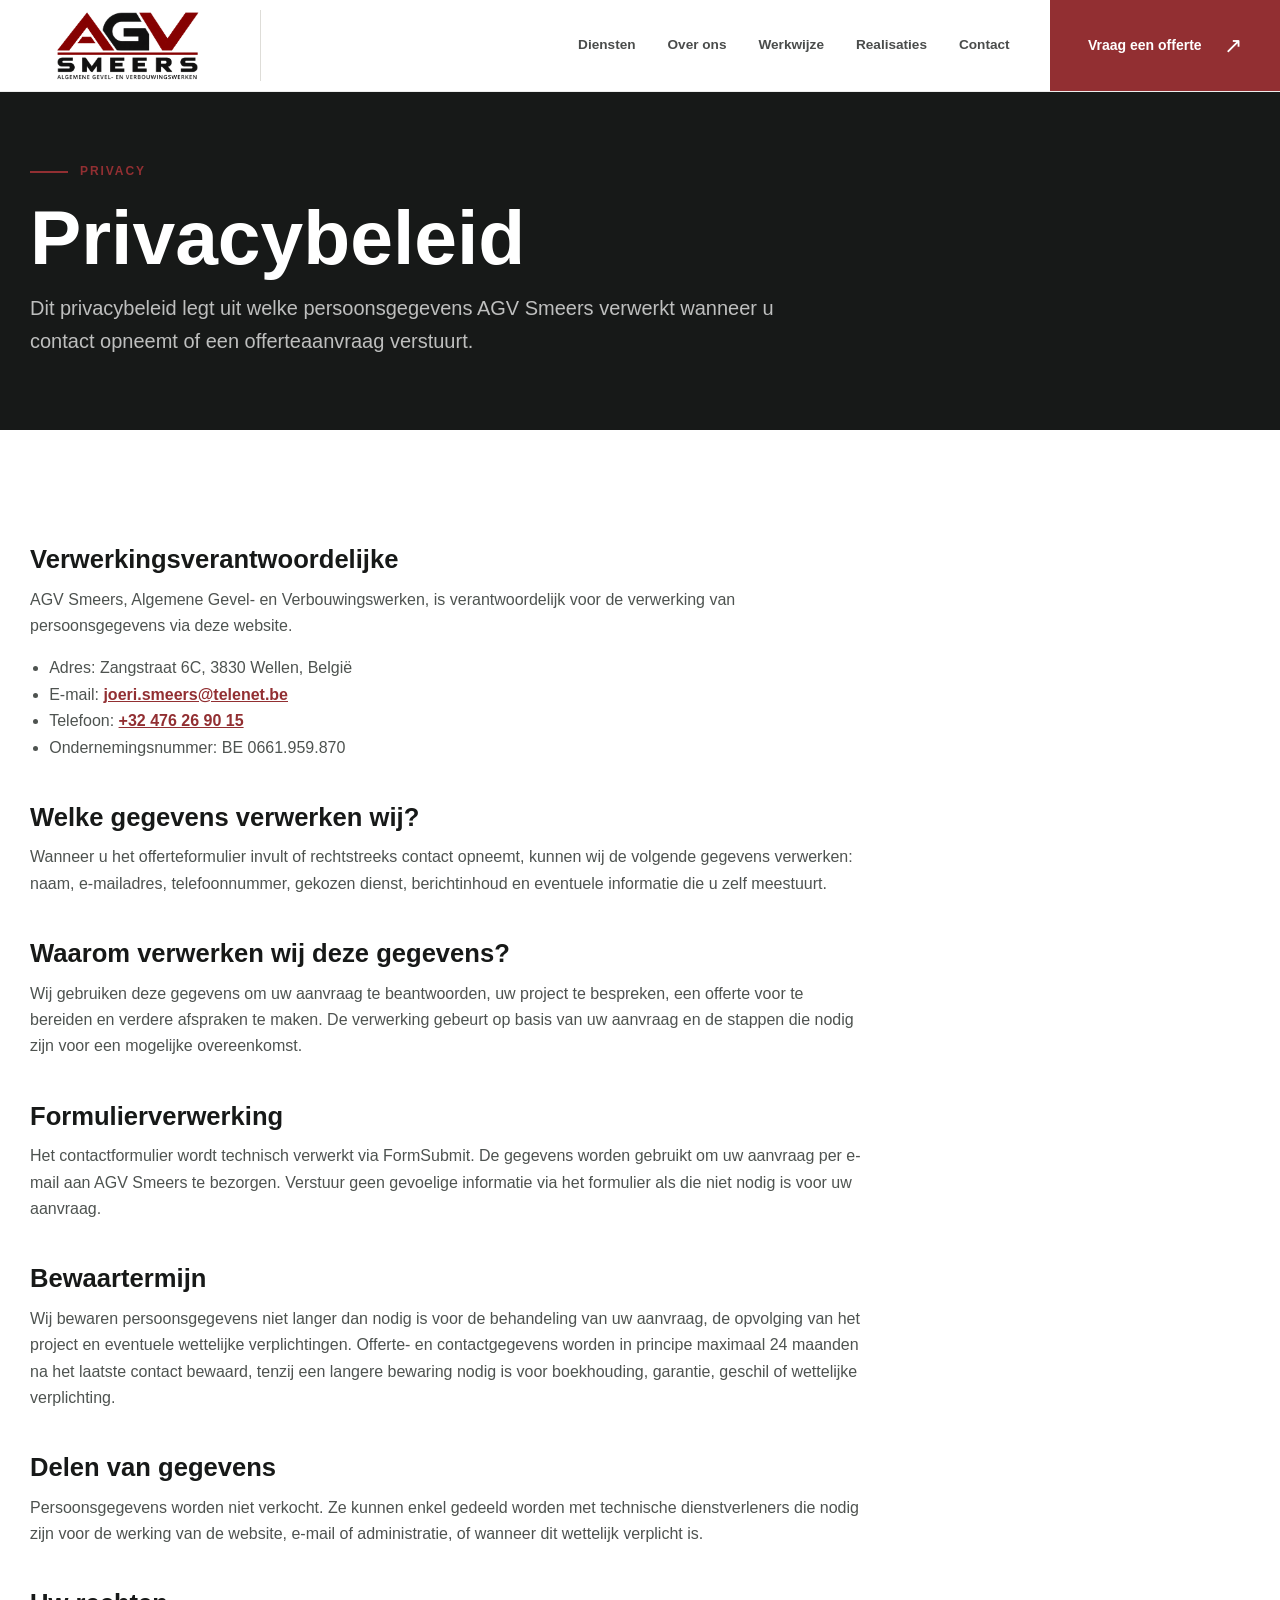
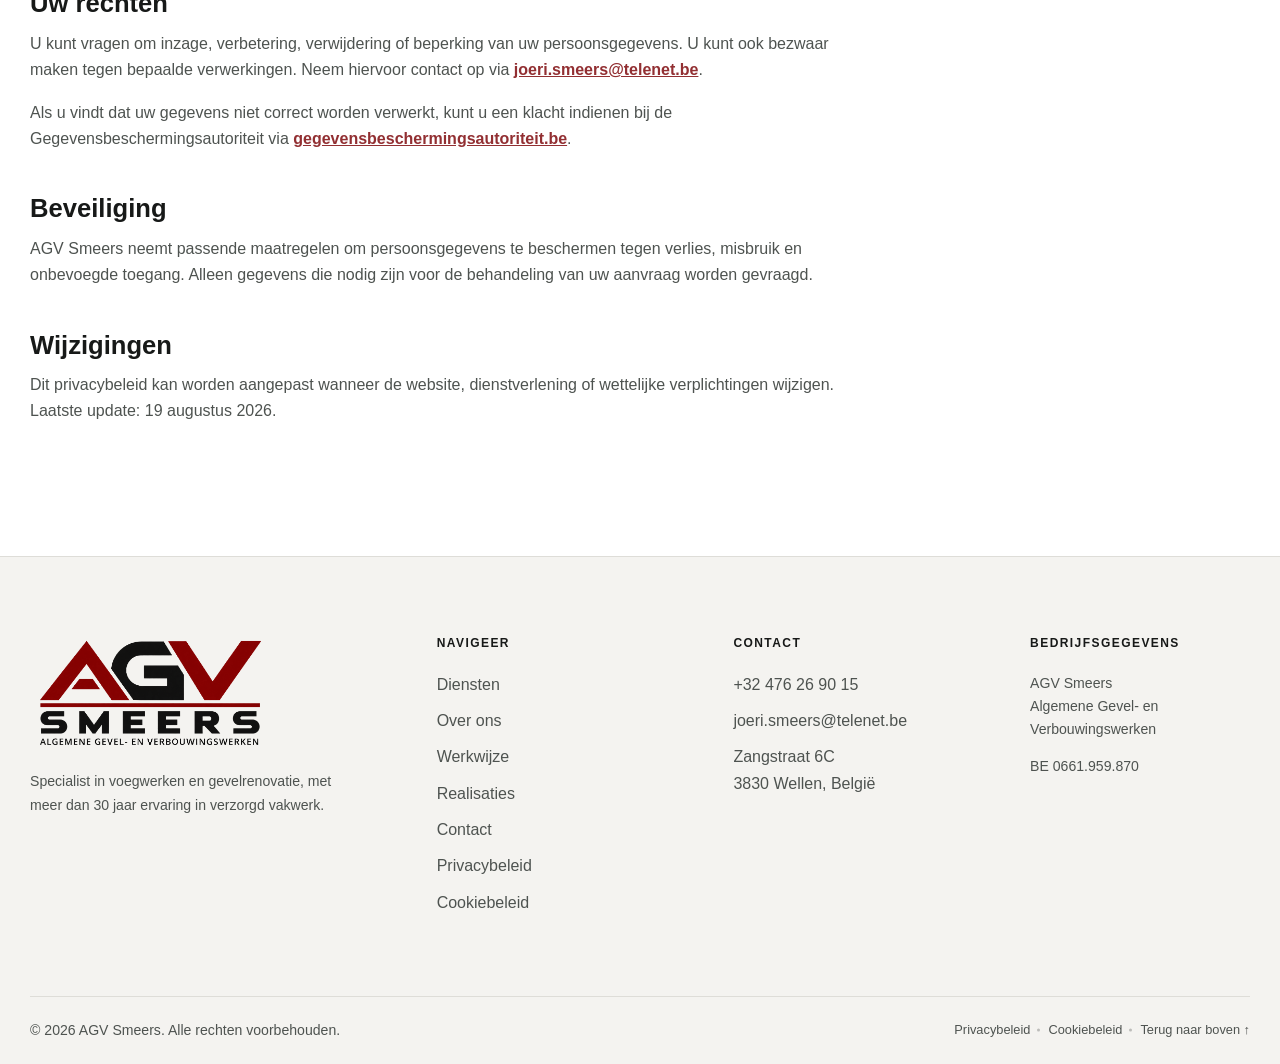
<file: privacybeleid.html>
<!doctype html>
<html lang="nl">
<head>
  <meta charset="utf-8">
  <meta name="viewport" content="width=device-width, initial-scale=1">
  <title>Privacybeleid | AGV Smeers</title>
  <meta name="description" content="Privacybeleid van AGV Smeers. Lees hoe persoonsgegevens uit contact- en offerteaanvragen worden verwerkt en beschermd.">
  <meta name="robots" content="index, follow">
  <meta name="theme-color" content="#922f32">
  <meta http-equiv="Content-Security-Policy" content="default-src 'self'; script-src 'self'; style-src 'self' 'unsafe-inline'; img-src 'self' data:; connect-src 'self' https://formsubmit.co; form-action 'self' https://formsubmit.co; object-src 'none'; base-uri 'self'; upgrade-insecure-requests">
  <link rel="icon" type="image/png" sizes="32x32" href="assets/favicon/favicon-32.png?v=20260921-2">
  <link rel="apple-touch-icon" sizes="180x180" href="assets/favicon/apple-touch-icon.png?v=20260921-2">
  <link rel="stylesheet" href="styles.css?v=20260921-12">
  <script src="script.js" defer></script>
</head>
<body>
  <a class="skip-link" href="#main-content">Ga naar de inhoud</a>

  <header class="site-header" data-header>
    <div class="header-inner">
      <a class="brand" href="index.html#top" aria-label="AGV Smeers - naar startpagina">
        <img src="assets/logo/agv-smeers-logo-transparent-2026.png" width="1842" height="854" alt="AGV Smeers - Algemene Gevel- en Verbouwingswerken">
      </a>

      <button class="menu-toggle" type="button" aria-expanded="false" aria-controls="site-navigation" aria-label="Menu openen">
        <span></span><span></span><span></span>
      </button>

      <nav class="site-nav" id="site-navigation" aria-label="Hoofdnavigatie">
        <a href="index.html#diensten">Diensten</a>
        <a href="index.html#over-ons">Over ons</a>
        <a href="index.html#werkwijze">Werkwijze</a>
        <a href="index.html#realisaties">Realisaties</a>
        <a href="index.html#contact">Contact</a>
        <a class="button button--header" href="index.html#offerte">Vraag een offerte</a>
      </nav>
    </div>
    <button class="nav-backdrop" type="button" tabindex="-1" aria-label="Menu sluiten"></button>
  </header>

  <main id="main-content">
    <section class="policy-hero">
      <div class="container">
        <p class="eyebrow">Privacy</p>
        <h1>Privacybeleid</h1>
        <p>Dit privacybeleid legt uit welke persoonsgegevens AGV Smeers verwerkt wanneer u contact opneemt of een offerteaanvraag verstuurt.</p>
      </div>
    </section>

    <section class="policy-content">
      <div class="container policy-layout">
        <article>
          <h2>Verwerkingsverantwoordelijke</h2>
          <p>AGV Smeers, Algemene Gevel- en Verbouwingswerken, is verantwoordelijk voor de verwerking van persoonsgegevens via deze website.</p>
          <ul>
            <li>Adres: Zangstraat 6C, 3830 Wellen, België</li>
            <li>E-mail: <a href="mailto:joeri.smeers@telenet.be">joeri.smeers@telenet.be</a></li>
            <li>Telefoon: <a href="tel:+32476269015">+32 476 26 90 15</a></li>
            <li>Ondernemingsnummer: BE 0661.959.870</li>
          </ul>

          <h2>Welke gegevens verwerken wij?</h2>
          <p>Wanneer u het offerteformulier invult of rechtstreeks contact opneemt, kunnen wij de volgende gegevens verwerken: naam, e-mailadres, telefoonnummer, gekozen dienst, berichtinhoud en eventuele informatie die u zelf meestuurt.</p>

          <h2>Waarom verwerken wij deze gegevens?</h2>
          <p>Wij gebruiken deze gegevens om uw aanvraag te beantwoorden, uw project te bespreken, een offerte voor te bereiden en verdere afspraken te maken. De verwerking gebeurt op basis van uw aanvraag en de stappen die nodig zijn voor een mogelijke overeenkomst.</p>

          <h2>Formulierverwerking</h2>
          <p>Het contactformulier wordt technisch verwerkt via FormSubmit. De gegevens worden gebruikt om uw aanvraag per e-mail aan AGV Smeers te bezorgen. Verstuur geen gevoelige informatie via het formulier als die niet nodig is voor uw aanvraag.</p>

          <h2>Bewaartermijn</h2>
          <p>Wij bewaren persoonsgegevens niet langer dan nodig is voor de behandeling van uw aanvraag, de opvolging van het project en eventuele wettelijke verplichtingen. Offerte- en contactgegevens worden in principe maximaal 24 maanden na het laatste contact bewaard, tenzij een langere bewaring nodig is voor boekhouding, garantie, geschil of wettelijke verplichting.</p>

          <h2>Delen van gegevens</h2>
          <p>Persoonsgegevens worden niet verkocht. Ze kunnen enkel gedeeld worden met technische dienstverleners die nodig zijn voor de werking van de website, e-mail of administratie, of wanneer dit wettelijk verplicht is.</p>

          <h2>Uw rechten</h2>
          <p>U kunt vragen om inzage, verbetering, verwijdering of beperking van uw persoonsgegevens. U kunt ook bezwaar maken tegen bepaalde verwerkingen. Neem hiervoor contact op via <a href="mailto:joeri.smeers@telenet.be">joeri.smeers@telenet.be</a>.</p>
          <p>Als u vindt dat uw gegevens niet correct worden verwerkt, kunt u een klacht indienen bij de Gegevensbeschermingsautoriteit via <a href="https://www.gegevensbeschermingsautoriteit.be/" target="_blank" rel="noopener noreferrer">gegevensbeschermingsautoriteit.be</a>.</p>

          <h2>Beveiliging</h2>
          <p>AGV Smeers neemt passende maatregelen om persoonsgegevens te beschermen tegen verlies, misbruik en onbevoegde toegang. Alleen gegevens die nodig zijn voor de behandeling van uw aanvraag worden gevraagd.</p>

          <h2>Wijzigingen</h2>
          <p>Dit privacybeleid kan worden aangepast wanneer de website, dienstverlening of wettelijke verplichtingen wijzigen. Laatste update: 19 augustus 2026.</p>
        </article>
      </div>
    </section>
  </main>

  <footer class="site-footer">
    <div class="container footer-grid">
      <div class="footer-brand">
        <a href="index.html#top" aria-label="AGV Smeers - naar startpagina"><img src="assets/logo/agv-smeers-logo-transparent-2026.png" width="1842" height="854" loading="lazy" alt="AGV Smeers"></a>
        <p>Specialist in voegwerken en gevelrenovatie, met meer dan 30 jaar ervaring in verzorgd vakwerk.</p>
      </div>
      <div>
        <h2>Navigeer</h2>
        <ul>
          <li><a href="index.html#diensten">Diensten</a></li>
          <li><a href="index.html#over-ons">Over ons</a></li>
          <li><a href="index.html#werkwijze">Werkwijze</a></li>
          <li><a href="index.html#realisaties">Realisaties</a></li>
          <li><a href="index.html#contact">Contact</a></li>
          <li><a href="privacybeleid.html">Privacybeleid</a></li>
          <li><a href="cookiebeleid.html">Cookiebeleid</a></li>
        </ul>
      </div>
      <div>
        <h2>Contact</h2>
        <ul>
          <li><a href="tel:+32476269015">+32 476 26 90 15</a></li>
          <li><a href="mailto:joeri.smeers@telenet.be">joeri.smeers@telenet.be</a></li>
          <li><a href="https://www.google.com/maps/search/?api=1&amp;query=Zangstraat+6C%2C+3830+Wellen%2C+Belgi%C3%AB" target="_blank" rel="noopener noreferrer">Zangstraat 6C<br>3830 Wellen, België</a></li>
        </ul>
      </div>
      <div>
        <h2>Bedrijfsgegevens</h2>
        <p>AGV Smeers<br>Algemene Gevel- en Verbouwingswerken</p>
        <p>BE 0661.959.870</p>
      </div>
    </div>
    <div class="container footer-bottom">
      <p>© <span data-year>2026</span> AGV Smeers. Alle rechten voorbehouden.</p>
      <div class="footer-legal">
        <a href="privacybeleid.html">Privacybeleid</a>
        <a href="cookiebeleid.html">Cookiebeleid</a>
        <a href="#main-content">Terug naar boven <span aria-hidden="true">↑</span></a>
      </div>
    </div>
  </footer>
</body>
</html>
</file>
<file: styles.css>
:root {
  --brand: #922f32;
  --brand-dark: #702225;
  --ink: #171918;
  --ink-panel: #202321;
  --ink-soft: #4e5350;
  --surface: #ffffff;
  --surface-warm: #f3f4f2;
  --surface-muted: #e3e6e2;
  --paper: var(--surface-warm);
  --white: #ffffff;
  --line: #daddd8;
  --header-height: 92px;
  --container: 1220px;
  --shadow: 0 24px 64px rgba(18, 20, 19, 0.16);
}

*,
*::before,
*::after {
  box-sizing: border-box;
}

html {
  scroll-behavior: smooth;
  scroll-padding-top: calc(var(--header-height) + 20px);
}

body {
  margin: 0;
  color: var(--ink);
  background: var(--surface);
  font-family: Inter, Aptos, "Segoe UI", Roboto, Helvetica, Arial, sans-serif;
  font-size: 1rem;
  line-height: 1.65;
  -webkit-font-smoothing: antialiased;
  overflow-x: clip;
}

body.menu-open {
  overflow: hidden;
}

img,
svg {
  display: block;
}

img {
  max-width: 100%;
}

a {
  color: inherit;
}

button,
input,
select,
textarea {
  font: inherit;
}

button,
a {
  -webkit-tap-highlight-color: transparent;
}

:focus-visible {
  outline: 3px solid #dca8aa;
  outline-offset: 4px;
}

::selection {
  color: var(--white);
  background: var(--brand);
}

.skip-link {
  position: fixed;
  z-index: 1000;
  top: 12px;
  left: 12px;
  padding: 12px 18px;
  color: var(--white);
  background: var(--ink);
  transform: translateY(-160%);
  transition: transform 180ms ease;
}

.skip-link:focus {
  transform: translateY(0);
}

.container {
  width: min(calc(100% - 40px), var(--container));
  margin-inline: auto;
}

.section {
  position: relative;
  padding-block: clamp(88px, 10vw, 152px);
  background: var(--surface);
}

.eyebrow {
  display: flex;
  gap: 12px;
  align-items: center;
  margin: 0 0 22px;
  color: var(--brand);
  font-size: 0.75rem;
  font-weight: 800;
  letter-spacing: 0.16em;
  line-height: 1.25;
  text-transform: uppercase;
}

.eyebrow::before {
  width: 38px;
  height: 2px;
  content: "";
  background: currentColor;
}

.eyebrow--light {
  color: #f2d7d8;
}

h1,
h2,
h3,
p {
  margin-top: 0;
}

h1,
h2,
h3 {
  font-family: "Arial Narrow", "Roboto Condensed", Aptos, "Segoe UI", sans-serif;
  font-weight: 800;
  letter-spacing: 0;
  line-height: 1.04;
}

h1 {
  max-width: 900px;
  margin-bottom: 24px;
  font-size: 5.5rem;
}

h2 {
  margin-bottom: 24px;
  font-size: 3.5rem;
}

h3 {
  font-size: clamp(1.35rem, 2vw, 1.8rem);
}

.lead {
  color: var(--ink);
  font-size: clamp(1.15rem, 2vw, 1.35rem);
  line-height: 1.5;
}

.button {
  display: inline-flex;
  min-height: 54px;
  padding: 14px 24px;
  border: 1px solid transparent;
  border-radius: 2px;
  align-items: center;
  justify-content: center;
  color: var(--ink);
  background: transparent;
  font-size: 0.875rem;
  font-weight: 800;
  letter-spacing: 0;
  line-height: 1.2;
  text-align: center;
  text-decoration: none;
  cursor: pointer;
  transition: color 180ms ease, background-color 180ms ease, border-color 180ms ease, box-shadow 180ms ease, transform 180ms ease;
}

.button:hover {
  transform: translateY(-2px);
}

.button--primary {
  color: var(--white);
  background: var(--brand);
  border-color: var(--brand);
  box-shadow: 0 14px 32px rgba(112, 34, 37, 0.22);
}

.button--primary:hover {
  background: var(--brand-dark);
  border-color: var(--brand-dark);
  box-shadow: 0 18px 40px rgba(112, 34, 37, 0.28);
}

.button--ghost {
  color: var(--white);
  background: rgba(255, 255, 255, 0.08);
  border-color: rgba(255, 255, 255, 0.46);
  backdrop-filter: blur(10px);
}

.button--ghost:hover {
  color: var(--ink);
  background: var(--white);
  border-color: var(--white);
}

.button--light {
  color: var(--brand-dark);
  background: var(--white);
  border-color: var(--white);
}

.button--light:hover {
  color: var(--white);
  background: transparent;
}

.text-link {
  display: inline-flex;
  gap: 14px;
  padding-bottom: 5px;
  border-bottom: 2px solid var(--brand);
  align-items: center;
  color: var(--brand-dark);
  font-weight: 800;
  text-decoration: none;
}

.text-link span {
  font-size: 1.4em;
  transition: transform 180ms ease;
}

.text-link:hover span {
  transform: translateX(4px);
}

/* Header */
.site-header {
  position: fixed;
  z-index: 100;
  top: 0;
  right: 0;
  left: 0;
  height: var(--header-height);
  background: #fff;
  border-bottom: 1px solid rgba(23, 25, 24, 0.08);
  box-shadow: none;
  transition: height 220ms ease, background-color 220ms ease, box-shadow 220ms ease, border-color 220ms ease;
}

.site-header.header--scrolled,
.site-header.menu-active {
  height: 78px;
  background: #fff;
  border-color: rgba(23, 25, 24, 0.1);
  box-shadow: 0 4px 20px rgba(10, 12, 11, 0.045);
}

.header-inner {
  position: relative;
  z-index: 2;
  display: flex;
  width: min(calc(100% - 40px), var(--container));
  height: 100%;
  margin-inline: auto;
  align-items: center;
  justify-content: space-between;
}

.brand {
  display: flex;
  width: clamp(190px, 15vw, 220px);
  height: 78%;
  align-items: center;
  text-decoration: none;
  transition: width 220ms ease;
}

.brand img {
  width: 100%;
  height: 100%;
  object-fit: contain;
  object-position: left center;
}

.header--scrolled .brand,
.menu-active .brand {
  width: clamp(182px, 14vw, 208px);
}

.site-nav {
  display: flex;
  gap: clamp(16px, 1.7vw, 28px);
  align-items: center;
}

.site-nav > a:not(.button) {
  position: relative;
  padding-block: 12px;
  color: rgba(23, 25, 24, 0.78);
  font-size: 0.84rem;
  font-weight: 750;
  letter-spacing: 0;
  text-decoration: none;
  transition: color 180ms ease;
}

.site-nav > a:not(.button)::after {
  position: absolute;
  right: 0;
  bottom: 8px;
  left: 50%;
  width: 5px;
  height: 5px;
  border-radius: 999px;
  content: "";
  background: var(--brand);
  transform: translateX(-50%) scale(0);
  transition: transform 180ms ease, opacity 180ms ease;
  opacity: 0;
}

.site-nav > a:not(.button):hover,
.site-nav > a:not(.button):focus-visible {
  color: var(--ink);
}

.site-nav > a:not(.button):hover::after,
.site-nav > a:not(.button):focus-visible::after {
  transform: translateX(-50%) scale(1);
  opacity: 1;
}

.button--header {
  min-height: 46px;
  padding: 12px 20px;
  color: var(--white);
  background: var(--brand);
}

.button--header:hover {
  background: var(--brand-dark);
}

.menu-toggle,
.nav-backdrop {
  display: none;
}

/* Hero */
.site-header::after {
  position: absolute;
  inset: auto 0 0;
  height: 0;
  content: "";
  background: var(--brand);
  transform: scaleX(var(--page-progress, 0));
  transform-origin: left;
  pointer-events: none;
}

.hero {
  position: sticky;
  display: grid;
  z-index: 0;
  top: 0;
  min-height: 94svh;
  color: var(--white);
  background: #202321;
  isolation: isolate;
  overflow: hidden;
}

main > section:not(.hero),
.site-footer {
  position: relative;
  z-index: 2;
}

.hero-media,
.hero-overlay {
  position: absolute;
  z-index: -2;
  inset: 0;
  width: 100%;
  height: 100%;
}

.hero-media {
  object-fit: cover;
  object-position: 58% 50%;
  transform: rotate(-1.4deg) scale(1.045);
  animation: hero-settle 900ms ease-out both;
}

.hero-overlay {
  z-index: -1;
  background:
    linear-gradient(180deg, rgba(10, 12, 11, 0.18) 0%, rgba(10, 12, 11, 0.34) 100%),
    linear-gradient(90deg, rgba(10, 12, 11, 0.82) 0%, rgba(10, 12, 11, 0.58) 42%, rgba(10, 12, 11, 0.14) 78%, rgba(10, 12, 11, 0.06) 100%);
}

.hero-grid {
  display: grid;
  min-height: 94svh;
  padding-top: calc(var(--header-height) + 64px);
  padding-bottom: 96px;
  align-items: center;
}

.hero-content {
  max-width: 760px;
}

.hero h1 > span {
  display: block;
  margin-top: 20px;
  font-size: 1.8rem;
  font-weight: 500;
  line-height: 1.3;
}

.hero-actions .button { gap: 22px; }
.hero-actions .button span { font-size: 1.3rem; }

.hero-content .eyebrow {
  margin-bottom: 18px;
  letter-spacing: 0;
}

.hero-intro {
  max-width: 680px;
  margin-bottom: 34px;
  color: rgba(255, 255, 255, 0.78);
  font-size: clamp(1.02rem, 1.55vw, 1.22rem);
  line-height: 1.62;
}

.hero-actions {
  display: flex;
  gap: 14px;
  flex-wrap: wrap;
}

.scroll-cue {
  position: absolute;
  right: clamp(20px, 4vw, 64px);
  bottom: 26px;
  display: flex;
  gap: 14px;
  align-items: center;
  color: rgba(255, 255, 255, 0.78);
  font-size: 0.72rem;
  font-weight: 800;
  letter-spacing: 0;
  text-decoration: none;
  text-transform: uppercase;
}

.scroll-cue svg {
  width: 22px;
  height: 22px;
  fill: none;
  stroke: currentColor;
  stroke-linecap: round;
  stroke-width: 1.7;
  animation: cue 1.8s ease-in-out infinite;
}

@keyframes hero-settle {
  from { opacity: 0; transform: rotate(-1.4deg) scale(1.07); }
  to { opacity: 1; transform: rotate(-1.4deg) scale(1.045); }
}

@keyframes cue {
  0%, 100% { transform: translateY(0); }
  50% { transform: translateY(5px); }
}

/* Trust bar */
.trust-bar {
  position: relative;
  z-index: 2;
  color: var(--ink);
  background: var(--surface);
  border-top: 1px solid rgba(23, 25, 24, 0.06);
  border-bottom: 1px solid var(--line);
}

.trust-grid {
  display: grid;
  grid-template-columns: repeat(3, 1fr);
  min-height: 112px;
}

.trust-item {
  display: flex;
  padding: 30px clamp(20px, 4vw, 46px);
  border-left: 1px solid var(--line);
  flex-direction: column;
  justify-content: center;
  gap: 8px;
}

.trust-item:last-child {
  border-right: 1px solid var(--line);
}

.trust-item strong {
  max-width: 260px;
  color: var(--ink);
  font-family: inherit;
  font-size: clamp(1rem, 1.5vw, 1.18rem);
  font-weight: 800;
  letter-spacing: 0;
  line-height: 1.25;
}

.trust-item span {
  color: var(--brand);
  font-size: 0.72rem;
  font-weight: 850;
  letter-spacing: 0.08em;
  text-transform: uppercase;
}

/* Section headings */
.section-heading {
  display: grid;
  margin-bottom: clamp(50px, 7vw, 84px);
  grid-template-columns: minmax(0, 1.2fr) minmax(280px, 0.65fr);
  gap: clamp(40px, 8vw, 120px);
  align-items: end;
}

.section-heading h2 {
  max-width: 780px;
  margin-bottom: 0;
}

.section-heading > p {
  margin-bottom: 4px;
  color: var(--ink-soft);
}

.section-heading--light > p {
  color: rgba(255, 255, 255, 0.66);
}

/* Services */
.services {
  position: relative;
  color: var(--white);
  background: var(--ink);
  overflow: visible;
}

.services::before {
  content: none;
}

.services .section-heading {
  position: relative;
  z-index: 1;
  padding-bottom: clamp(42px, 6vw, 70px);
  border-bottom: 1px solid rgba(255, 255, 255, 0.16);
}

.services .section-heading > p {
  color: rgba(255, 255, 255, 0.63);
}

.services .eyebrow { color: #e2aeb0; }

.services-workbench {
  position: relative;
  z-index: 1;
  display: grid;
  grid-template-columns: minmax(300px, 0.78fr) minmax(0, 1.22fr);
  gap: clamp(42px, 7vw, 96px);
  align-items: start;
}

.services-visual {
  position: sticky;
  top: calc(var(--header-height) + 42px);
  align-self: start;
}

.services-visual > img {
  width: 100%;
  height: clamp(500px, 54vw, 660px);
  object-fit: cover;
  object-position: 54% center;
  filter: saturate(0.84) contrast(1.04);
}

.services-visual__label {
  position: absolute;
  right: -22px;
  bottom: 96px;
  width: min(82%, 330px);
  padding: 24px 28px 28px;
  background: var(--brand);
  box-shadow: 0 22px 45px rgba(0, 0, 0, 0.28);
}

.services-visual__label span {
  display: block;
  margin-bottom: 34px;
  color: rgba(255, 255, 255, 0.72);
  font-size: 0.68rem;
  font-weight: 800;
  letter-spacing: 0.12em;
  text-transform: uppercase;
}

.services-visual__label strong {
  display: block;
  font-family: "Arial Narrow", "Roboto Condensed", Aptos, "Segoe UI", sans-serif;
  font-size: clamp(1.7rem, 3vw, 2.6rem);
  letter-spacing: 0;
  line-height: 0.98;
}

.services-visual > p {
  max-width: 430px;
  margin: 24px 0 0;
  color: rgba(255, 255, 255, 0.56);
  font-size: 0.88rem;
}

.service-ledger {
  border-top: 1px solid rgba(255, 255, 255, 0.19);
}

.service-line {
  position: relative;
  display: grid;
  min-height: 128px;
  padding: 24px 20px;
  border-bottom: 1px solid rgba(255, 255, 255, 0.19);
  grid-template-columns: 62px minmax(0, 1fr) auto;
  gap: 20px;
  align-items: center;
  isolation: isolate;
  overflow: hidden;
}

.service-line::before {
  position: absolute;
  z-index: -1;
  content: "";
  background: var(--brand);
  transform: scaleX(0);
  transform-origin: right;
  transition: transform 300ms cubic-bezier(.2, .7, .25, 1);
  inset: 0;
}

.service-line:hover::before,
.service-line:focus-within::before {
  transform: scaleX(1);
  transform-origin: left;
}

.service-line--primary {
  min-height: 154px;
  background: rgba(255, 255, 255, 0.045);
}

.service-line--primary::after {
  position: absolute;
  top: 0;
  bottom: 0;
  left: 0;
  width: 3px;
  content: "";
  background: var(--brand);
}

.service-line__number {
  color: #d8999c;
  font-size: 0.72rem;
  font-weight: 850;
  letter-spacing: 0.13em;
  align-self: start;
  padding-top: 7px;
}

.service-line h3 {
  margin: 0 0 9px;
  font-size: clamp(1.65rem, 3vw, 2.55rem);
  transition: transform 250ms ease;
}

.service-line:hover h3 {
  transform: translateX(6px);
}

.service-line p {
  max-width: 620px;
  margin: 0;
  color: rgba(255, 255, 255, 0.57);
  font-size: 0.88rem;
  line-height: 1.55;
  transition: color 200ms ease;
}

.service-line:hover p {
  color: rgba(255, 255, 255, 0.86);
}

.service-line__tag {
  padding: 7px 10px;
  border: 1px solid rgba(255, 255, 255, 0.27);
  color: rgba(255, 255, 255, 0.68);
  font-size: 0.62rem;
  font-weight: 800;
  letter-spacing: 0.09em;
  line-height: 1;
  text-transform: uppercase;
  white-space: nowrap;
}

.before-after {
  position: relative;
  z-index: 1;
  display: block;
  margin-top: clamp(100px, 13vw, 170px);
  padding-top: clamp(62px, 8vw, 100px);
  border-top: 1px solid rgba(255, 255, 255, 0.19);
}

.before-after__stage {
  display: grid;
  grid-template-columns: minmax(260px, 0.72fr) minmax(0, 1.28fr);
  gap: clamp(44px, 8vw, 110px);
  align-items: center;
}

.before-after--scroll {
  min-height: calc(var(--stage-height) + 110svh);
}

.before-after--scroll .before-after__stage {
  position: sticky;
  top: calc(var(--header-height) + 20px);
}

.before-after__copy {
  position: static;
}

.before-after__copy h3 {
  max-width: 430px;
  margin-bottom: 26px;
  font-size: clamp(2.7rem, 5vw, 5rem);
}

.before-after__copy > p:not(.eyebrow) {
  max-width: 440px;
  color: rgba(255, 255, 255, 0.61);
}

.before-after__legend {
  display: flex;
  gap: 13px;
  max-width: 250px;
  margin-top: 38px;
  align-items: center;
  color: rgba(255, 255, 255, 0.78);
  font-size: 0.68rem;
  font-weight: 800;
  letter-spacing: 0.12em;
  text-transform: uppercase;
}

.before-after__legend i {
  height: 1px;
  background: rgba(255, 255, 255, 0.32);
  flex: 1;
}

.comparison {
  position: relative;
  aspect-ratio: 4 / 3;
  background: var(--ink-panel);
  box-shadow: 0 28px 65px rgba(0, 0, 0, 0.34);
  overflow: hidden;
  touch-action: pan-y;
}

.comparison__image {
  position: absolute;
  inset: 0;
  width: 100%;
  height: 100%;
  object-fit: cover;
  object-position: center;
  user-select: none;
  pointer-events: none;
}

.comparison__image--after {
  z-index: 2;
  clip-path: inset(0 calc(100% - var(--comparison-position)) 0 0);
}

.comparison__image--before {
  z-index: 1;
}

.comparison__label {
  position: absolute;
  z-index: 4;
  top: 18px;
  padding: 8px 11px;
  color: var(--white);
  background: rgba(16, 18, 17, 0.78);
  font-size: 0.64rem;
  font-weight: 850;
  letter-spacing: 0.09em;
  text-transform: uppercase;
}

.comparison__label--before { right: 18px; }
.comparison__label--after { left: 18px; }

.comparison__divider {
  position: absolute;
  z-index: 5;
  top: 0;
  bottom: 0;
  left: var(--comparison-position);
  width: 2px;
  background: var(--white);
  box-shadow: 0 0 0 1px rgba(0, 0, 0, 0.1);
  transform: translateX(-50%);
  pointer-events: none;
}

.before-after--scroll .comparison__divider {
  width: 3px;
  box-shadow: 0 0 9px 2px rgba(255,255,255,.9), 0 0 30px 8px rgba(255,255,255,.35);
}

.before-after--scroll .comparison__divider::before {
  position: absolute;
  content: "";
  inset: 0 -24px;
  background: linear-gradient(90deg, transparent, rgba(255,255,255,.24), transparent);
}


.comparison-help {
  margin: 14px 0 0;
  color: rgba(255, 255, 255, 0.52);
  font-size: 0.76rem;
}

/* About */
.about {
  background: var(--surface-warm);
  overflow: hidden;
}

.about::before {
  content: none;
}

.about-grid {
  display: grid;
  grid-template-columns: minmax(0, 1.08fr) minmax(0, 0.92fr);
  gap: clamp(56px, 9vw, 130px);
  align-items: center;
}

.about-visual {
  position: relative;
}

.about-visual::before {
  position: absolute;
  z-index: -1;
  top: -22px;
  left: -22px;
  width: 52%;
  height: 62%;
  content: "";
  background: var(--surface-muted);
}

.about-visual img {
  width: 100%;
  height: auto;
  aspect-ratio: 4 / 3;
  box-shadow: var(--shadow);
  object-fit: cover;
  object-position: 51% center;
}

.experience-stamp {
  position: absolute;
  right: -32px;
  bottom: 42px;
  display: flex;
  width: 160px;
  height: 160px;
  padding: 20px;
  align-items: center;
  justify-content: center;
  color: var(--white);
  background: var(--brand);
  flex-direction: column;
  text-align: center;
}

.experience-stamp strong {
  font-size: 3.3rem;
  line-height: 1;
}

.experience-stamp span {
  font-size: 0.72rem;
  font-weight: 800;
  letter-spacing: 0.11em;
  text-transform: uppercase;
}

.about-copy {
  max-width: 600px;
}

.about-copy > p:not(.eyebrow) {
  color: var(--ink-soft);
}

.about-copy .lead {
  color: var(--ink);
}

.about-copy .text-link {
  margin-top: 16px;
}

/* Process: four clear steps that read as one continuous route. */
.process { color: var(--ink); background: var(--surface-warm); border-block: 0; }
.process > .container { display: block; }
.process .section-heading { margin-bottom: 58px; }
.process .section-heading h2 { max-width: 660px; letter-spacing: -.025em; }
.process .eyebrow--light { color: var(--brand); }
.process .section-heading--light > p { color: var(--ink-soft); }
.process-list {
  position: relative;
  display: grid;
  grid-template-columns: repeat(4, minmax(0, 1fr));
  gap: 22px;
  margin: 0;
  padding: 0;
  list-style: none;
}
.process-list li {
  position: relative;
  min-height: 252px;
  padding: 30px 28px 32px;
  border: 1px solid rgba(23, 25, 24, 0.09);
  border-radius: 28px 8px 28px 8px;
  background: rgba(255, 255, 255, 0.9);
  box-shadow: 0 18px 46px rgba(23, 25, 24, 0.055);
  transition: transform 220ms ease, border-color 220ms ease, box-shadow 220ms ease;
}
.process-list li:hover {
  border-color: rgba(143, 32, 39, 0.2);
  box-shadow: 0 24px 56px rgba(23, 25, 24, 0.09);
  transform: translateY(-5px);
}
.process-list li:not(:last-child)::after {
  position: absolute;
  z-index: 2;
  top: 48px;
  right: -17px;
  display: grid;
  width: 30px;
  height: 30px;
  place-items: center;
  border: 1px solid rgba(143, 32, 39, 0.16);
  border-radius: 50%;
  color: var(--brand);
  background: var(--surface-warm);
  content: "→";
  font-size: 1rem;
  line-height: 1;
}
.process-list > li > span {
  display: grid;
  width: 52px;
  height: 52px;
  margin-bottom: 34px;
  place-items: center;
  border-radius: 50%;
  color: var(--brand);
  background: rgba(143, 32, 39, 0.08);
  font-size: .82rem;
  font-weight: 800;
  line-height: 1;
  letter-spacing: .1em;
  font-variant-numeric: tabular-nums;
}
.process-list li > div { padding-top: 0; }
.process-list h3 {
  margin-bottom: 12px;
  font-size: 1.3rem;
  line-height: 1.2;
  color: var(--ink);
}
.process-list p { margin: 0; color: var(--ink-soft); font-size: .94rem; max-width: 260px; }
.process-list li:last-child {
  border-color: transparent;
  color: var(--white);
  background: var(--brand);
  box-shadow: 0 22px 48px rgba(104, 20, 27, 0.17);
}
.process-list li:last-child > span { color: var(--white); background: rgba(255, 255, 255, 0.16); }
.process-list li:last-child h3 { color: var(--white); }
.process-list li:last-child p { color: rgba(255, 255, 255, 0.76); }

/* Projects */
.projects {
  background: var(--surface-warm);
}

.gallery {
  display: grid;
  grid-auto-flow: dense;
  grid-auto-rows: 340px;
  grid-template-columns: repeat(12, 1fr);
  gap: clamp(12px, 1.4vw, 20px);
}

.gallery-item {
  position: relative;
  min-width: 0;
  padding: 0;
  border: 1px solid rgba(23, 25, 24, 0.08);
  grid-column: span 4;
  color: var(--white);
  background: var(--ink);
  cursor: zoom-in;
  isolation: isolate;
  overflow: hidden;
  transform: translateZ(0);
  transition: border-color 220ms ease, box-shadow 260ms ease, transform 260ms ease;
}

.gallery-item--wide {
  grid-column: span 8;
}

.gallery-item--tall {
  grid-row: span 1;
}

.gallery-item::before,
.gallery-item::after {
  position: absolute;
  z-index: 1;
  pointer-events: none;
}

.gallery-item::before {
  content: "";
  background:
    linear-gradient(180deg, transparent 35%, rgba(10, 12, 11, 0.72) 100%),
    linear-gradient(90deg, rgba(10, 12, 11, 0.24), transparent 62%);
  opacity: 0.72;
  transition: opacity 240ms ease;
  inset: 0;
}

.gallery-item::after {
  right: clamp(16px, 2vw, 24px);
  bottom: clamp(16px, 2vw, 24px);
  left: clamp(16px, 2vw, 24px);
  content: attr(data-caption);
  font-size: clamp(1.05rem, 1.7vw, 1.45rem);
  font-weight: 850;
  line-height: 1.12;
  text-align: left;
  transform: translateY(0);
  opacity: 1;
  transition: transform 220ms ease, opacity 220ms ease;
}

.gallery-item img {
  width: 100%;
  height: 100%;
  object-fit: cover;
  filter: none;
  transform: scale(1.015);
  transition: transform 600ms cubic-bezier(.2, .65, .25, 1), filter 260ms ease;
}

.gallery-item > span {
  position: absolute;
  z-index: 2;
  top: 14px;
  right: 14px;
  padding: 7px 10px;
  color: var(--white);
  background: rgba(17, 19, 18, 0.54);
  border: 1px solid rgba(255, 255, 255, 0.22);
  font-size: 0.64rem;
  font-weight: 800;
  letter-spacing: 0;
  text-transform: uppercase;
  backdrop-filter: blur(10px);
  opacity: 0.82;
  transition: opacity 180ms ease, background-color 180ms ease;
}

.gallery-item:hover,
.gallery-item:focus-visible {
  border-color: rgba(146, 47, 50, 0.24);
  box-shadow: 0 24px 60px rgba(18, 20, 19, 0.16);
  transform: translateY(-4px);
}

.gallery-item:hover img,
.gallery-item:focus-visible img {
  filter: none;
  transform: scale(1.045);
}

.gallery-item:hover::before,
.gallery-item:focus-visible::before {
  opacity: 0.92;
}

.gallery-item:hover::after,
.gallery-item:focus-visible::after {
  transform: translateY(0);
  opacity: 1;
}

.gallery-item:hover > span,
.gallery-item:focus-visible > span {
  background: rgba(146, 47, 50, 0.86);
  opacity: 1;
}

.gallery-series {
  display: grid;
  min-width: 0;
  grid-column: span 8;
  grid-template-columns: repeat(2, minmax(0, 1fr));
  gap: clamp(12px, 1.4vw, 20px);
}

.gallery-series--wide {
  grid-column: span 12;
}

.gallery-series .gallery-item {
  grid-column: auto;
}

.gallery > [hidden], .gallery-toggle[hidden] { display: none; }

.projects-actions {
  display: flex;
  justify-content: space-between;
  align-items: center;
  flex-wrap: wrap;
  gap: 24px;
  padding-top: 32px;
}

.gallery-toggle {
  padding: 10px 0;
  border: 0;
  border-bottom: 2px solid var(--brand);
  border-radius: 0;
  background: transparent;
  cursor: pointer;
}

.site-nav > a[aria-current="location"] { color: var(--brand); }
.site-nav > a[aria-current="location"]::after {
  transform: translateX(-50%) scale(1);
  opacity: 1;
}

.service-line.is-current::before { transform: scaleX(1); transform-origin: left; }
.service-line.is-current p { color: rgba(255, 255, 255, 0.9); }
.service-line.is-current .service-line__number { color: white; }

.lightbox-contact {
  display: inline-block;
  margin-top: 14px;
  padding: 8px 0;
  color: white;
  text-underline-offset: 5px;
  font-size: 0.875rem;
}

body:has(.lightbox[open]) { overflow: hidden; }

/* Contact */
.contact {
  background: var(--surface);
}

.contact-grid {
  display: grid;
  grid-template-columns: minmax(0, 0.78fr) minmax(0, 1.22fr);
  gap: clamp(48px, 8vw, 110px);
  align-items: start;
}

.contact-copy {
  position: sticky;
  top: calc(var(--header-height) + 40px);
}

.contact-copy .lead {
  margin-bottom: 30px;
  color: var(--ink-soft);
}

.contact-list {
  border-top: 1px solid var(--line);
  font-style: normal;
}

.contact-list a {
  display: grid;
  padding: 20px 0;
  border-bottom: 1px solid var(--line);
  grid-template-columns: 100px 1fr;
  gap: 18px;
  text-decoration: none;
}

.contact-list a:hover strong {
  color: var(--brand);
}

.contact-list span,
.company-number {
  color: #747a76;
  font-size: 0.76rem;
  font-weight: 800;
  letter-spacing: 0.08em;
  text-transform: uppercase;
}

.contact-list strong {
  color: var(--ink);
  font-size: 1rem;
  font-weight: 700;
  line-height: 1.45;
  overflow-wrap: anywhere;
  transition: color 180ms ease;
}

.company-number {
  margin-top: 26px;
}

.company-number strong {
  display: block;
  color: var(--ink);
  font-size: 0.94rem;
  letter-spacing: 0;
}

.form-panel {
  padding: clamp(28px, 5vw, 64px);
  color: var(--white);
  background: var(--ink-panel);
  box-shadow: var(--shadow);
}

.form-panel h3 {
  margin-bottom: 12px;
  font-size: clamp(2rem, 3vw, 2.8rem);
}

.form-panel > p {
  max-width: 650px;
  margin-bottom: 22px;
  color: rgba(255, 255, 255, 0.62);
}

.form-row {
  display: grid;
  grid-template-columns: repeat(2, minmax(0, 1fr));
  gap: 18px;
}

.field {
  position: relative;
  margin-bottom: 22px;
}

.field label {
  display: block;
  margin-bottom: 8px;
  color: rgba(255, 255, 255, 0.84);
  font-size: 0.8rem;
  font-weight: 750;
}

.field input,
.field select,
.field textarea {
  width: 100%;
  min-height: 52px;
  padding: 12px 14px;
  border: 1px solid rgba(255, 255, 255, 0.25);
  border-radius: 0;
  color: var(--white);
  background: #252826;
  caret-color: var(--white);
  transition: border-color 180ms ease, box-shadow 180ms ease;
}

.field select {
  color-scheme: dark;
}

.field textarea {
  min-height: 150px;
  resize: vertical;
}

.field input:focus,
.field select:focus,
.field textarea:focus {
  border-color: #e5aeb0;
  outline: 0;
  box-shadow: 0 0 0 3px rgba(229, 174, 176, 0.2);
}

.field input[aria-invalid="true"],
.field select[aria-invalid="true"],
.field textarea[aria-invalid="true"] {
  border-color: #ffb0b3;
}

.field-error {
  display: block;
  min-height: 1.2em;
  margin-top: 6px;
  color: #ffbfc1;
  font-size: 0.75rem;
}

.field--checkbox {
  display: grid;
  grid-template-columns: 22px 1fr;
  gap: 10px;
  align-items: start;
}

.field--checkbox input {
  width: 20px;
  min-height: 20px;
  margin: 2px 0 0;
  accent-color: var(--brand);
}

.field--checkbox label {
  margin: 0;
  font-weight: 500;
  line-height: 1.5;
}

.field--checkbox a {
  color: #ffd9db;
  font-weight: 750;
}

.field--checkbox .field-error {
  grid-column: 2;
  margin-top: -4px;
}

.required-note {
  margin: -6px 0 24px;
  color: rgba(255, 255, 255, 0.52);
  font-size: 0.75rem;
}

.button--submit {
  width: 100%;
  gap: 16px;
}

.button--submit:disabled {
  cursor: wait;
  opacity: 0.72;
}

.form-status {
  margin-top: 16px;
  padding: 14px 16px;
  border: 1px solid transparent;
  font-size: 0.92rem;
  font-weight: 700;
  line-height: 1.45;
}

.form-status--success {
  color: #dff6e7;
  background: rgba(39, 126, 82, 0.24);
  border-color: rgba(132, 211, 166, 0.36);
}

.form-status--error {
  color: #ffdadc;
  background: rgba(146, 47, 50, 0.28);
  border-color: rgba(255, 176, 179, 0.38);
}

.honeypot {
  position: absolute;
  width: 1px;
  height: 1px;
  overflow: hidden;
  clip-path: inset(50%);
  white-space: nowrap;
}

/* Footer */
.site-footer {
  padding-top: 80px;
  color: var(--ink-soft);
  background: var(--surface-warm);
  border-top: 1px solid var(--line);
}

.footer-grid {
  display: grid;
  padding-bottom: 70px;
  grid-template-columns: minmax(250px, 1.5fr) repeat(3, 1fr);
  gap: clamp(40px, 6vw, 80px);
}

.footer-brand img {
  width: 240px;
  height: auto;
  margin-bottom: 22px;
}

.footer-brand p {
  max-width: 370px;
}

.site-footer h2 {
  margin-bottom: 22px;
  color: var(--ink);
  font-family: inherit;
  font-size: 0.75rem;
  letter-spacing: 0.12em;
  text-transform: uppercase;
}

.site-footer ul {
  margin: 0;
  padding: 0;
  list-style: none;
}

.site-footer li {
  margin-bottom: 10px;
}

.site-footer a {
  text-decoration: none;
}

.site-footer a:hover {
  color: var(--brand);
}

.site-footer p {
  font-size: 0.88rem;
}

.footer-bottom {
  display: grid;
  padding-block: 22px;
  border-top: 1px solid var(--line);
  align-items: start;
  grid-template-columns: minmax(260px, 1fr) auto;
  gap: 28px;
  font-size: 0.8rem;
}

.footer-credit {
  display: grid;
  gap: 4px;
}

.footer-legal {
  display: flex;
  flex-wrap: wrap;
  gap: 10px 18px;
  align-items: center;
  justify-content: flex-end;
  text-align: right;
}

.footer-legal a {
  position: relative;
  color: var(--ink-soft);
}

.footer-legal a:not(:last-child)::after {
  position: absolute;
  top: 50%;
  right: -10px;
  width: 3px;
  height: 3px;
  border-radius: 50%;
  content: "";
  background: rgba(78, 83, 80, 0.34);
  transform: translateY(-50%);
}

.policy-hero {
  padding-block: calc(var(--header-height) + 72px) 72px;
  color: var(--white);
  background: var(--ink);
}

.policy-hero h1 {
  max-width: 900px;
  margin: 0 0 18px;
  font-size: clamp(2.6rem, 6vw, 5.4rem);
  line-height: 0.95;
}

.policy-hero p:not(.eyebrow) {
  max-width: 760px;
  margin: 0;
  color: rgba(255, 255, 255, 0.72);
  font-size: clamp(1rem, 1.7vw, 1.25rem);
}

.policy-content {
  padding-block: clamp(70px, 9vw, 120px);
  background: var(--white);
}

.policy-layout {
  display: grid;
  grid-template-columns: minmax(0, 840px);
}

.policy-layout article {
  color: var(--ink-soft);
}

.policy-layout h2 {
  margin: 42px 0 12px;
  color: var(--ink);
  font-family: inherit;
  font-size: clamp(1.35rem, 2vw, 1.8rem);
  line-height: 1.15;
}

.policy-layout h2:first-child {
  margin-top: 0;
}

.policy-layout p,
.policy-layout li {
  font-size: 1rem;
}

.policy-layout a {
  color: var(--brand);
  font-weight: 750;
}

.policy-layout ul {
  padding-left: 1.2em;
}

.footer-bottom p {
  margin: 0;
}

.footer-credit a {
  color: var(--ink);
  font-weight: 750;
}

.mobile-contact-bar {
  display: none;
}

/* Architectural details: restrained corners and one signature curved image. */
:root {
  --surface-warm: #f4f3f0;
  --surface-muted: #e8e5df;
  --line: #deddd8;
}

.hero {
  position: sticky;
  top: 0;
  border-radius: 0;
}

.hero-media {
  animation: none;
  transform: none;
  will-change: transform;
}

.button { border-radius: 8px; }
.trust-bar { border-top: 0; }
.trust-item:first-child { border-left: 0; }
.trust-item:last-child { border-right: 0; }

.services {
  isolation: isolate;
  background: var(--surface-warm);
  /* Preserve viewport-based sticky positioning for the comparison. */
  overflow: visible;
}
.services::before {
  position: absolute;
  z-index: -1;
  inset: 0;
  content: "";
  background: var(--ink);
  border-radius: 40px 40px 0 0;
}
.services-visual > img { border-radius: 100px 12px 12px 12px; }
.services-visual__label { border-radius: 12px; right: -12px; }
.service-ledger { border-top: 0; }
.service-line { border-radius: 12px; margin-bottom: 8px; }
.service-line--primary::after { top: 24px; bottom: 24px; border-radius: 3px; }
.service-line__tag { border-radius: 5px; }
.comparison { border-radius: 16px; }
.before-after__copy h3 { font-size: clamp(2.5rem, 3.6vw, 3.5rem); }
.comparison__label { border-radius: 6px; }
.about-visual { isolation: isolate; }
.about-visual::before { border-radius: 100px 12px 12px 12px; }
.about-visual img { border-radius: 100px 12px 12px 12px; }
.experience-stamp {
  border-radius: 50%;
  border: 6px solid var(--surface-warm);
  box-shadow: 0 12px 30px rgba(23,25,24,.12);
}
.gallery-item { border-radius: 12px; }
.gallery-item--wide { border-radius: 28px 12px 12px 12px; }
.form-panel { border-radius: 20px; box-shadow: 0 20px 50px rgba(18,20,19,.1); }
.field input, .field select, .field textarea, .form-status { border-radius: 8px; }
.lightbox img { border-radius: 10px; }
.lightbox-close, .lightbox-nav { border-radius: 50%; }

/* Hero concept: light editorial panel with a diagonal image split. */
@media (min-width: 821px) {
  .hero {
    min-height: 100svh;
    color: var(--ink);
    background: var(--surface-warm);
    border-radius: 0;
  }

  .hero::before {
    content: none;
  }

  .hero-media {
    z-index: -1;
    left: 47%;
    width: 57%;
    height: 108%;
    top: -4%;
    object-position: 58% center;
    clip-path: polygon(12% 0, 100% 0, 100% 100%, 0 100%);
    transform: translate3d(0, var(--hero-parallax, 0px), 0) rotate(-2.1deg) scale(1.07);
    transform-origin: center;
  }

  .hero-overlay {
    display: none;
  }

  .hero-grid {
    width: 100%;
    max-width: none;
    min-height: 100svh;
    padding-top: calc(var(--header-height) + 48px);
    padding-right: clamp(40px, 5vw, 96px);
    padding-bottom: 82px;
    padding-left: clamp(40px, 6vw, 112px);
    align-items: center;
  }

  .hero-content {
    width: min(42%, 720px);
    max-width: 720px;
    padding-left: 0;
  }

  .hero-content .eyebrow {
    color: var(--brand);
    letter-spacing: 0.16em;
  }

  .hero h1 {
    max-width: 680px;
    margin-bottom: 16px;
    color: #172127;
    font-family: Georgia, "Times New Roman", serif;
    font-size: clamp(4rem, 5.25vw, 6rem);
    font-weight: 500;
    letter-spacing: -0.055em;
    line-height: 0.96;
  }

  .hero h1 > span {
    margin-top: 18px;
    color: var(--ink-soft);
    font-family: Georgia, "Times New Roman", serif;
    font-size: clamp(1.8rem, 2.5vw, 2.6rem);
    letter-spacing: -0.015em;
    line-height: 1.05;
    word-spacing: 0.18em;
  }

  .hero-intro {
    max-width: 560px;
    color: var(--ink-soft);
    font-size: clamp(1rem, 1.4vw, 1.18rem);
  }

  .hero-actions .button--ghost {
    color: var(--ink);
    background: transparent;
    border-color: rgba(23, 25, 24, 0.4);
  }

  .hero-actions .button--ghost:hover {
    color: var(--white);
    background: var(--ink);
    border-color: var(--ink);
  }

  .scroll-cue {
    right: auto;
    bottom: 28px;
    left: clamp(40px, 6vw, 112px);
    color: var(--ink-soft);
  }

  .scroll-cue svg { stroke: var(--brand); }
}

/* Lightbox */
.lightbox {
  width: 100%;
  max-width: none;
  height: 100%;
  max-height: none;
  margin: 0;
  padding: 0;
  border: 0;
  color: var(--white);
  background: rgba(10, 12, 11, 0.95);
}

.lightbox::backdrop {
  background: rgba(10, 12, 11, 0.92);
}

.lightbox-inner {
  position: relative;
  display: grid;
  width: 100%;
  height: 100%;
  padding: 70px 86px 40px;
  place-items: center;
}

.lightbox figure {
  display: grid;
  max-width: min(1100px, 84vw);
  max-height: calc(100vh - 110px);
  margin: 0;
  place-items: center;
}

.lightbox img {
  width: auto;
  max-width: 100%;
  height: auto;
  max-height: calc(100vh - 170px);
  box-shadow: 0 20px 70px rgba(0, 0, 0, 0.45);
  object-fit: contain;
}

.lightbox figcaption {
  margin-top: 16px;
  color: rgba(255, 255, 255, 0.74);
  font-size: 0.85rem;
  text-align: center;
}

.lightbox-close,
.lightbox-nav {
  position: absolute;
  display: grid;
  width: 48px;
  height: 48px;
  padding: 0;
  border: 1px solid rgba(255, 255, 255, 0.35);
  color: var(--white);
  background: rgba(0, 0, 0, 0.2);
  cursor: pointer;
  place-items: center;
  transition: color 180ms ease, background 180ms ease;
}

.lightbox-close:hover,
.lightbox-nav:hover {
  color: var(--ink);
  background: var(--white);
}

.lightbox-close {
  z-index: 2;
  top: 22px;
  right: 22px;
  font-size: 1.7rem;
}

.lightbox-prev,
.lightbox-next {
  top: 50%;
  transform: translateY(-50%);
}

.lightbox-prev { left: 22px; }
.lightbox-next { right: 22px; }

/* Progressive reveal */
.reveal-ready [data-reveal] {
  opacity: 0;
  transform: translateY(28px);
  transition: opacity 650ms ease, transform 650ms cubic-bezier(.2, .65, .3, 1);
}

.reveal-ready [data-reveal].is-visible {
  opacity: 1;
  transform: translateY(0);
}

/* Broad masthead with a dedicated action area. */
@media (min-width: 821px) {
  .header-inner {
    width: 100%;
    max-width: none;
    padding-left: clamp(24px, 4vw, 72px);
  }

  .site-header .brand {
    width: 210px;
    padding-right: 20px;
    border-right: 1px solid var(--line);
    flex-shrink: 0;
  }

  .site-header .brand img { max-height: none; }
  .site-nav { height: 100%; gap: clamp(18px, 2.5vw, 40px); }

  .site-nav > a:not(.button) {
    display: flex;
    height: 100%;
    padding-block: 0;
    align-items: center;
    font-size: .85rem;
    font-weight: 600;
  }

  .site-nav > a:not(.button)::after {
    width: 100%;
    height: 2px;
    bottom: 0;
    border-radius: 0;
  }

  .site-nav .button--header {
    height: 100%;
    margin-left: 8px;
    padding-inline: clamp(24px, 3vw, 48px);
    border: 0;
    border-radius: 0;
    gap: 22px;
    font-weight: 700;
    box-shadow: none;
  }

  .site-nav .button--header::after { content: "↗"; font-size: 1.35rem; font-weight: 400; }
  .site-nav .button--header:hover { transform: none; }
}

@media (min-width: 821px) and (max-width: 1000px) {
  .site-header .brand { width: 190px; padding-right: 18px; }
  .site-nav .button--header { padding-inline: 20px; gap: 14px; }
}

@media (prefers-reduced-motion: no-preference) {
  .reveal-ready .gallery-item.is-visible img {
    animation: photo-reveal 850ms cubic-bezier(.2, .65, .3, 1) both;
  }
  @keyframes photo-reveal {
    from { clip-path: inset(0 0 12% 0); }
    to { clip-path: inset(0); }
  }
}

@media (max-width: 1120px) {
  :root { --header-height: 78px; }

  .site-nav { gap: 17px; }
  .site-nav > a:not(.button) { font-size: 0.77rem; }
  .button--header { padding-inline: 14px; }
  .services-workbench { grid-template-columns: minmax(280px, 0.72fr) minmax(0, 1.28fr); gap: 46px; }
  .service-line { grid-template-columns: 52px minmax(0, 1fr); }
  .service-line__tag { grid-column: 2; justify-self: start; }
  .footer-grid { grid-template-columns: 1.4fr repeat(2, 1fr); }
  .footer-grid > div:last-child { grid-column: 2; }
}

@media (max-width: 820px) {
  :root { --header-height: 78px; }
  .site-header { top: 0; right: 0; left: 0; border-radius: 0; }

  .container,
  .header-inner { width: min(calc(100% - 32px), var(--container)); }

  .site-header.header--scrolled,
  .site-header.menu-active { height: 78px; }

  .brand {
    width: 182px;
  }

  .header--scrolled .brand,
  .menu-active .brand { width: 174px; }

  .menu-toggle {
    display: grid;
    width: 46px;
    height: 46px;
    padding: 12px 10px;
    border: 1px solid rgba(23, 25, 24, 0.18);
    border-radius: 8px;
    background: rgba(244, 241, 235, 0.6);
    align-content: center;
    gap: 5px;
    cursor: pointer;
  }

  .menu-toggle span {
    display: block;
    width: 100%;
    height: 2px;
    background: var(--ink);
    transition: transform 180ms ease, opacity 180ms ease, background 180ms ease;
  }

  .header--scrolled .menu-toggle,
  .menu-active .menu-toggle {
    border-color: rgba(23, 25, 24, 0.2);
    background: rgba(244, 241, 235, 0.75);
  }

  .header--scrolled .menu-toggle span,
  .menu-active .menu-toggle span { background: var(--ink); }
  .menu-active .menu-toggle span:nth-child(1) { transform: translateY(7px) rotate(45deg); }
  .menu-active .menu-toggle span:nth-child(2) { opacity: 0; }
  .menu-active .menu-toggle span:nth-child(3) { transform: translateY(-7px) rotate(-45deg); }

  .site-nav {
    position: fixed;
    z-index: 2;
    top: 78px;
    right: 0;
    left: 0;
    display: flex;
    max-height: calc(100svh - 78px);
    padding: 18px 16px 30px;
    background: rgba(255, 255, 255, 0.98);
    box-shadow: 0 26px 54px rgba(10, 12, 11, 0.12);
    flex-direction: column;
    align-items: stretch;
    gap: 0;
    overflow-y: auto;
    transform: translateY(-20px);
    visibility: hidden;
    opacity: 0;
    transition: transform 220ms ease, opacity 180ms ease, visibility 220ms;
  }

  .menu-active .site-nav {
    transform: translateY(0);
    visibility: visible;
    opacity: 1;
  }

  .site-nav > a:not(.button) {
    padding: 15px 8px;
    border-bottom: 1px solid var(--line);
    color: var(--ink);
    font-size: 1rem;
  }

  .site-nav > a:not(.button)::after { display: none; }
  .site-nav .button--header { display: inline-flex; margin-top: 18px; }

  .nav-backdrop {
    position: fixed;
    z-index: 1;
    inset: 0;
    display: block;
    border: 0;
    background: rgba(10, 12, 11, 0.52);
    visibility: hidden;
    opacity: 0;
    transition: opacity 180ms ease, visibility 180ms;
  }

  .menu-active .nav-backdrop { visibility: visible; opacity: 1; }

  .hero-media {
    object-position: 55% 48%;
    transform: none;
    animation: none;
  }

  @keyframes hero-settle-mobile {
    from { opacity: 0; transform: rotate(-1.4deg) scale(1.09); }
    to { opacity: 1; transform: rotate(-1.4deg) scale(1.065); }
  }
  .hero-overlay {
    background:
      linear-gradient(180deg, rgba(10, 12, 11, 0.2) 0%, rgba(10, 12, 11, 0.48) 100%),
      linear-gradient(90deg, rgba(10, 12, 11, 0.84), rgba(10, 12, 11, 0.48));
  }
  .hero-grid { padding-top: calc(var(--header-height) + 70px); }
  .hero-content { max-width: 680px; }
  .scroll-cue { left: 20px; right: auto; }

  .section-heading {
    grid-template-columns: 1fr;
    gap: 26px;
  }

  .services-workbench {
    grid-template-columns: 1fr;
    gap: 58px;
  }

  .services-visual {
    position: relative;
    top: auto;
  }

  .services-visual > img {
    height: auto;
    aspect-ratio: 16 / 10;
  }

  .services-visual__label {
    right: 22px;
    bottom: 82px;
  }

  .before-after__stage {
    grid-template-columns: 1fr;
    gap: 24px;
  }

  .before-after__copy h3 { font-size: 2.25rem; margin-bottom: 12px; }
  .before-after__copy .before-after__legend { display: none; }
  .before-after__stage .comparison { width: 100%; max-width: 560px; margin-inline: auto; }

  .before-after__copy {
    display: grid;
    grid-template-columns: 1fr 1fr;
    gap: 0 34px;
    align-items: start;
  }

  .before-after__copy .eyebrow,
  .before-after__copy .before-after__legend { grid-column: 1 / -1; }

  .about-grid { grid-template-columns: 1fr; }
  .about-visual { width: min(90%, 640px); }
  .about-visual img { aspect-ratio: 4 / 3; }

  .process .section-heading { margin-bottom: 48px; }
  .process .section-heading--light > p { max-width: 560px; }
  .process-list { grid-template-columns: 1fr; gap: 42px; }
  .process-list li {
    display: grid;
    min-height: 0;
    grid-template-columns: 52px minmax(0, 1fr);
    gap: 24px;
    padding: 26px;
    align-items: start;
  }
  .process-list li:not(:last-child)::after {
    top: auto;
    right: 50%;
    bottom: -36px;
    width: 30px;
    height: 30px;
    content: "↓";
    transform: translateX(50%);
  }
  .process-list > li > span { margin: 0; }
  .process-list p { max-width: 480px; }

  .gallery {
    grid-auto-rows: 280px;
    grid-template-columns: repeat(2, minmax(0, 1fr));
  }
  .gallery-item,
  .gallery-item--wide { grid-column: span 1; }
  .gallery-series,
  .gallery-series--wide { grid-column: span 2; }
  .gallery-item--tall { grid-row: span 1; }
  .gallery-item::after { transform: translateY(0); opacity: 1; }

  .contact-grid { grid-template-columns: 1fr; }
  .contact-copy { position: static; }
  .footer-grid { grid-template-columns: repeat(2, 1fr); }
  .footer-grid > div:last-child { grid-column: auto; }
}

@media (max-width: 580px) {
  body { padding-bottom: 62px; }
  .section { padding-block: 80px; }

  h1 { font-size: 3rem; }
  h2 { font-size: 2.5rem; }
  .hero h1 > span { font-size: 1.3rem; }

  .brand { width: 176px; }
  .header--scrolled .brand,
  .menu-active .brand { width: 168px; }

  .hero { min-height: min(860px, 92svh); }
  .hero-media { object-position: 48% center; }
  .hero-overlay {
    background:
      linear-gradient(180deg, rgba(10, 12, 11, 0.14) 0%, rgba(10, 12, 11, 0.62) 100%),
      linear-gradient(90deg, rgba(10, 12, 11, 0.86), rgba(10, 12, 11, 0.42));
  }
  .hero-grid { min-height: min(860px, 92svh); padding-top: 120px; padding-bottom: 86px; align-items: end; }
  .hero-intro { margin-bottom: 30px; font-size: 1rem; }
  .hero-actions { display: grid; grid-template-columns: 1fr; }
  .hero-actions .button { width: 100%; }
  .scroll-cue span { display: none; }

  .trust-grid { grid-template-columns: 1fr; }
  .trust-item {
    min-height: auto;
    padding: 20px 0;
    border-right: 0;
    border-bottom: 1px solid var(--line);
    border-left: 0;
    gap: 6px;
  }
  .trust-item:last-child { border-right: 0; border-bottom: 0; }

  .services .section-heading { padding-bottom: 38px; }
  .services-visual > img { aspect-ratio: 4 / 5; }
  .services-visual__label {
    right: -6px;
    bottom: 92px;
    padding: 20px 22px 23px;
  }
  .services-visual__label span { margin-bottom: 24px; }
  .service-line {
    min-height: 0;
    padding: 24px 8px;
    grid-template-columns: 38px minmax(0, 1fr);
    gap: 8px;
  }
  .service-line--primary { min-height: 0; }
  .service-line h3 { font-size: 1.8rem; }
  .service-line p { font-size: 0.82rem; }
  .service-line__tag { margin-top: 4px; }
  .before-after { margin-top: 88px; padding-top: 64px; }
  .before-after__copy { display: block; }
  .before-after__copy h3 { font-size: 2rem; }
  .before-after__copy > p:not(.eyebrow) { display: none; }
  .before-after__stage .comparison { width: 100%; }
  .comparison__label { top: 10px; }
  .comparison__label--before { right: 10px; }
  .comparison__label--after { left: 10px; }

  .about-visual { width: calc(100% - 18px); }
  .about-visual img { aspect-ratio: 4 / 3; }
  .experience-stamp { right: -18px; bottom: 24px; width: 128px; height: 128px; }
  .experience-stamp strong { font-size: 2.8rem; }

  .process-list h3 { font-size: 1.3rem; }

  .gallery {
    display: grid;
    grid-auto-rows: auto;
    grid-template-columns: 1fr;
    gap: 10px;
  }
  .gallery-item,
  .gallery-item--wide,
  .gallery-item--tall { grid-column: 1; aspect-ratio: 4 / 3; }
  .gallery-item::after {
    transform: translateY(0);
    opacity: 1;
  }
  .gallery-series,
  .gallery-series--wide {
    grid-column: 1;
    grid-template-columns: repeat(2, minmax(0, 1fr));
    gap: 10px;
  }
  .gallery-series .gallery-item { aspect-ratio: 3 / 4; }
  .gallery-series .gallery-item::after { font-size: 1rem; }
  .projects-actions { align-items: flex-start; flex-direction: column; }
  .lightbox img { max-height: 58svh; }
  .gallery-item > span { opacity: 1; }

  .contact-list a { grid-template-columns: 1fr; gap: 4px; }
  .form-panel { margin-inline: -4px; padding: 28px 20px; }
  .form-row { grid-template-columns: 1fr; gap: 0; }

  .footer-grid { grid-template-columns: 1fr; }
  .footer-bottom {
    grid-template-columns: 1fr;
    gap: 14px;
  }
  .footer-legal {
    justify-content: flex-start;
    text-align: left;
  }

  .mobile-contact-bar {
    position: fixed;
    z-index: 90;
    right: 0;
    bottom: 0;
    left: 0;
    display: grid;
    height: 62px;
    padding: 7px;
    background: var(--white);
    box-shadow: 0 -8px 28px rgba(0, 0, 0, 0.16);
    grid-template-columns: 0.85fr 1.15fr;
    gap: 7px;
  }
  .mobile-contact-bar a {
    display: grid;
    border-radius: 8px;
    color: var(--ink);
    border: 1px solid var(--ink);
    font-size: 0.78rem;
    font-weight: 800;
    place-items: center;
    text-decoration: none;
  }
  .mobile-contact-bar a:last-child { color: var(--white); border-color: var(--brand); background: var(--brand); }

  .lightbox-inner { padding: 66px 18px 100px; }
  .lightbox figure { max-width: 100%; }
  .lightbox-nav { top: auto; bottom: 24px; transform: none; }
  .lightbox-prev { left: calc(50% - 58px); }
  .lightbox-next { right: calc(50% - 58px); }
}

@media (prefers-reduced-motion: reduce) {
  html { scroll-behavior: auto; }
  *,
  *::before,
  *::after {
    scroll-behavior: auto !important;
    animation-duration: 0.01ms !important;
    animation-iteration-count: 1 !important;
    transition-duration: 0.01ms !important;
  }
  .reveal-ready [data-reveal] { opacity: 1; transform: none; }
}
</file>
